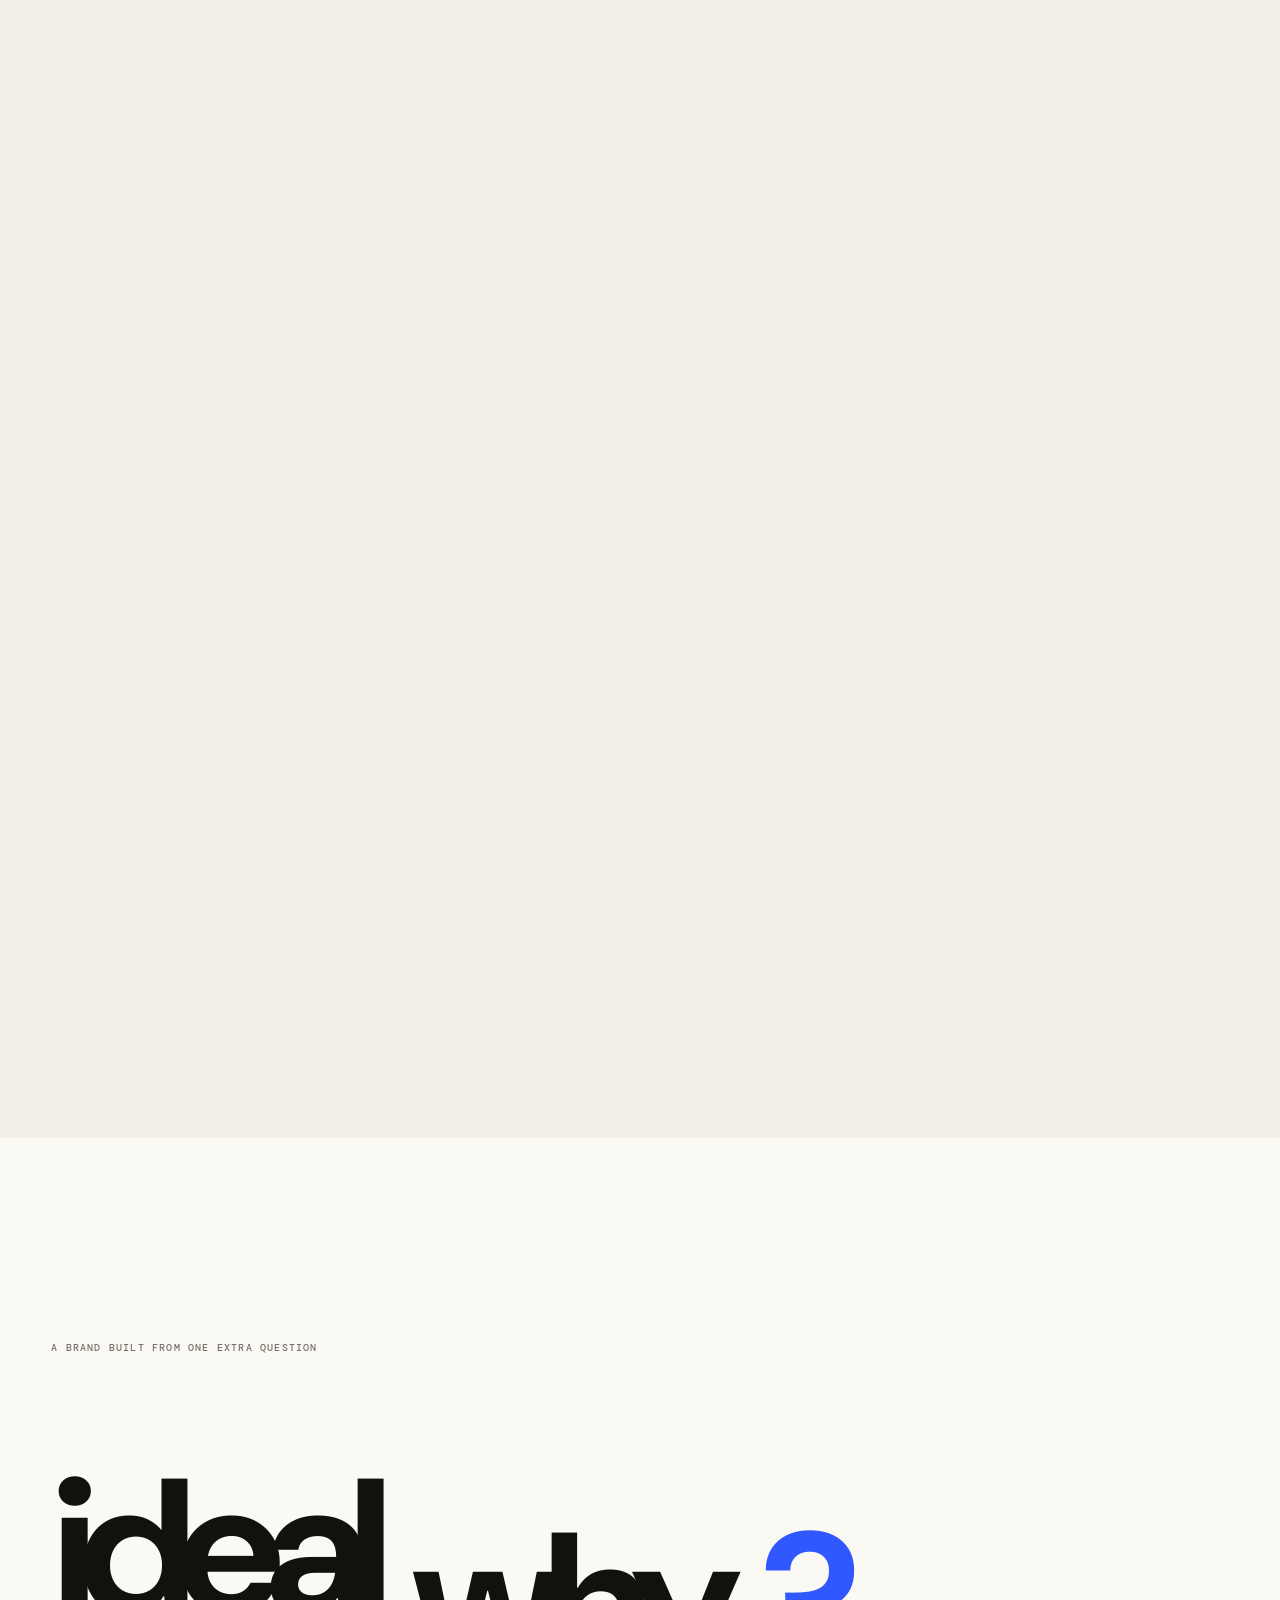
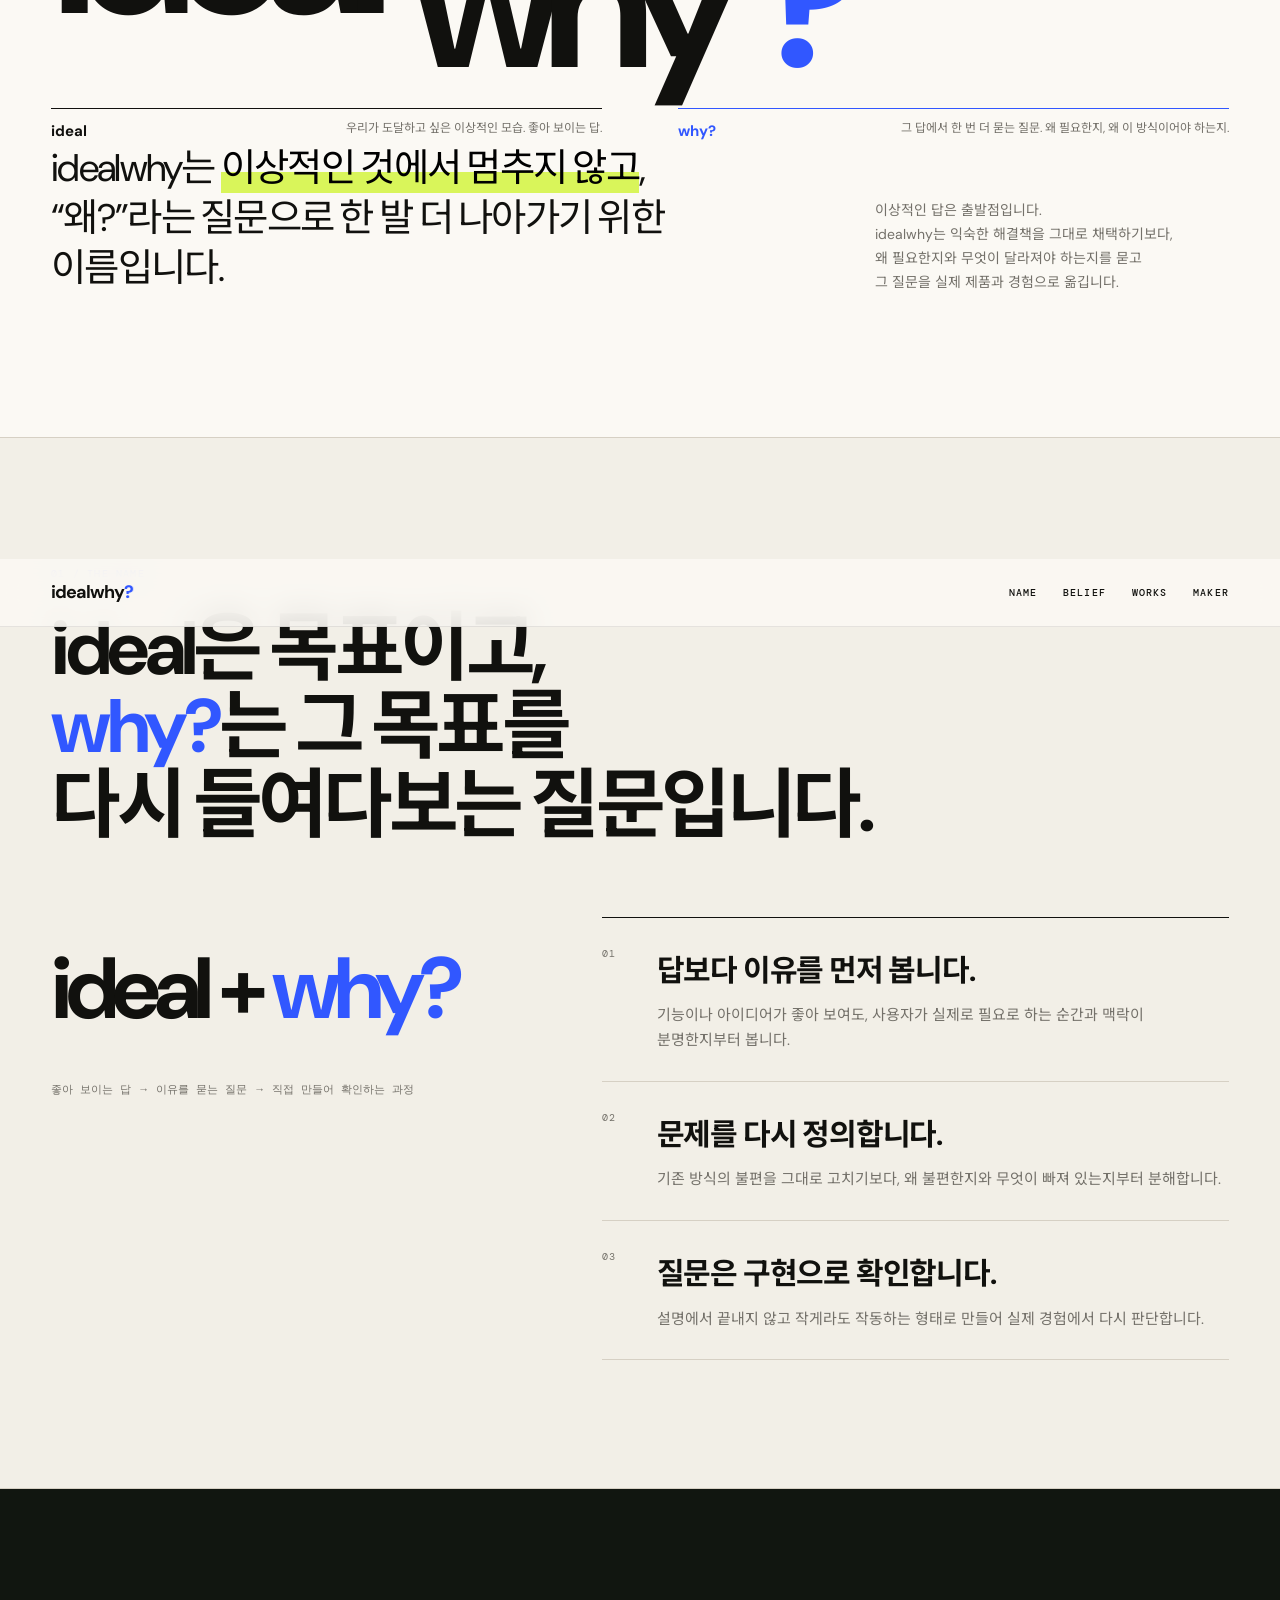
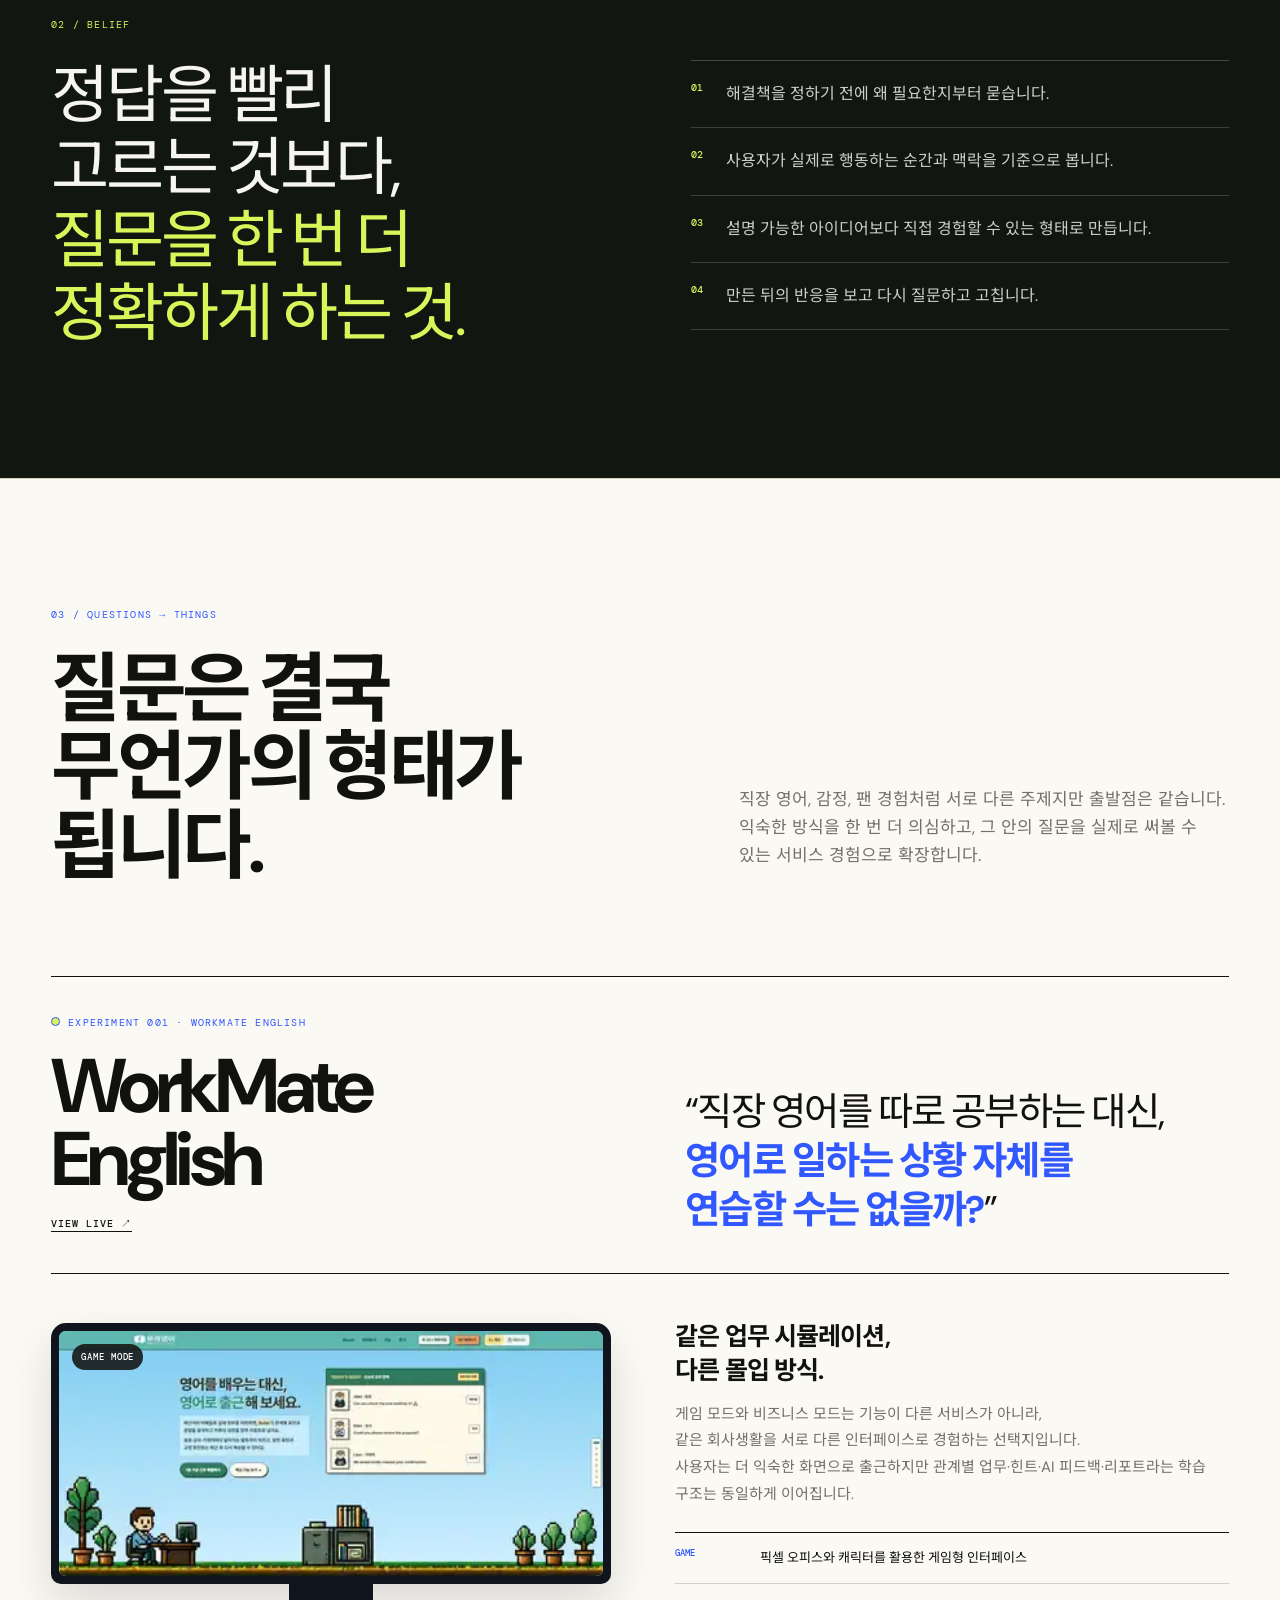
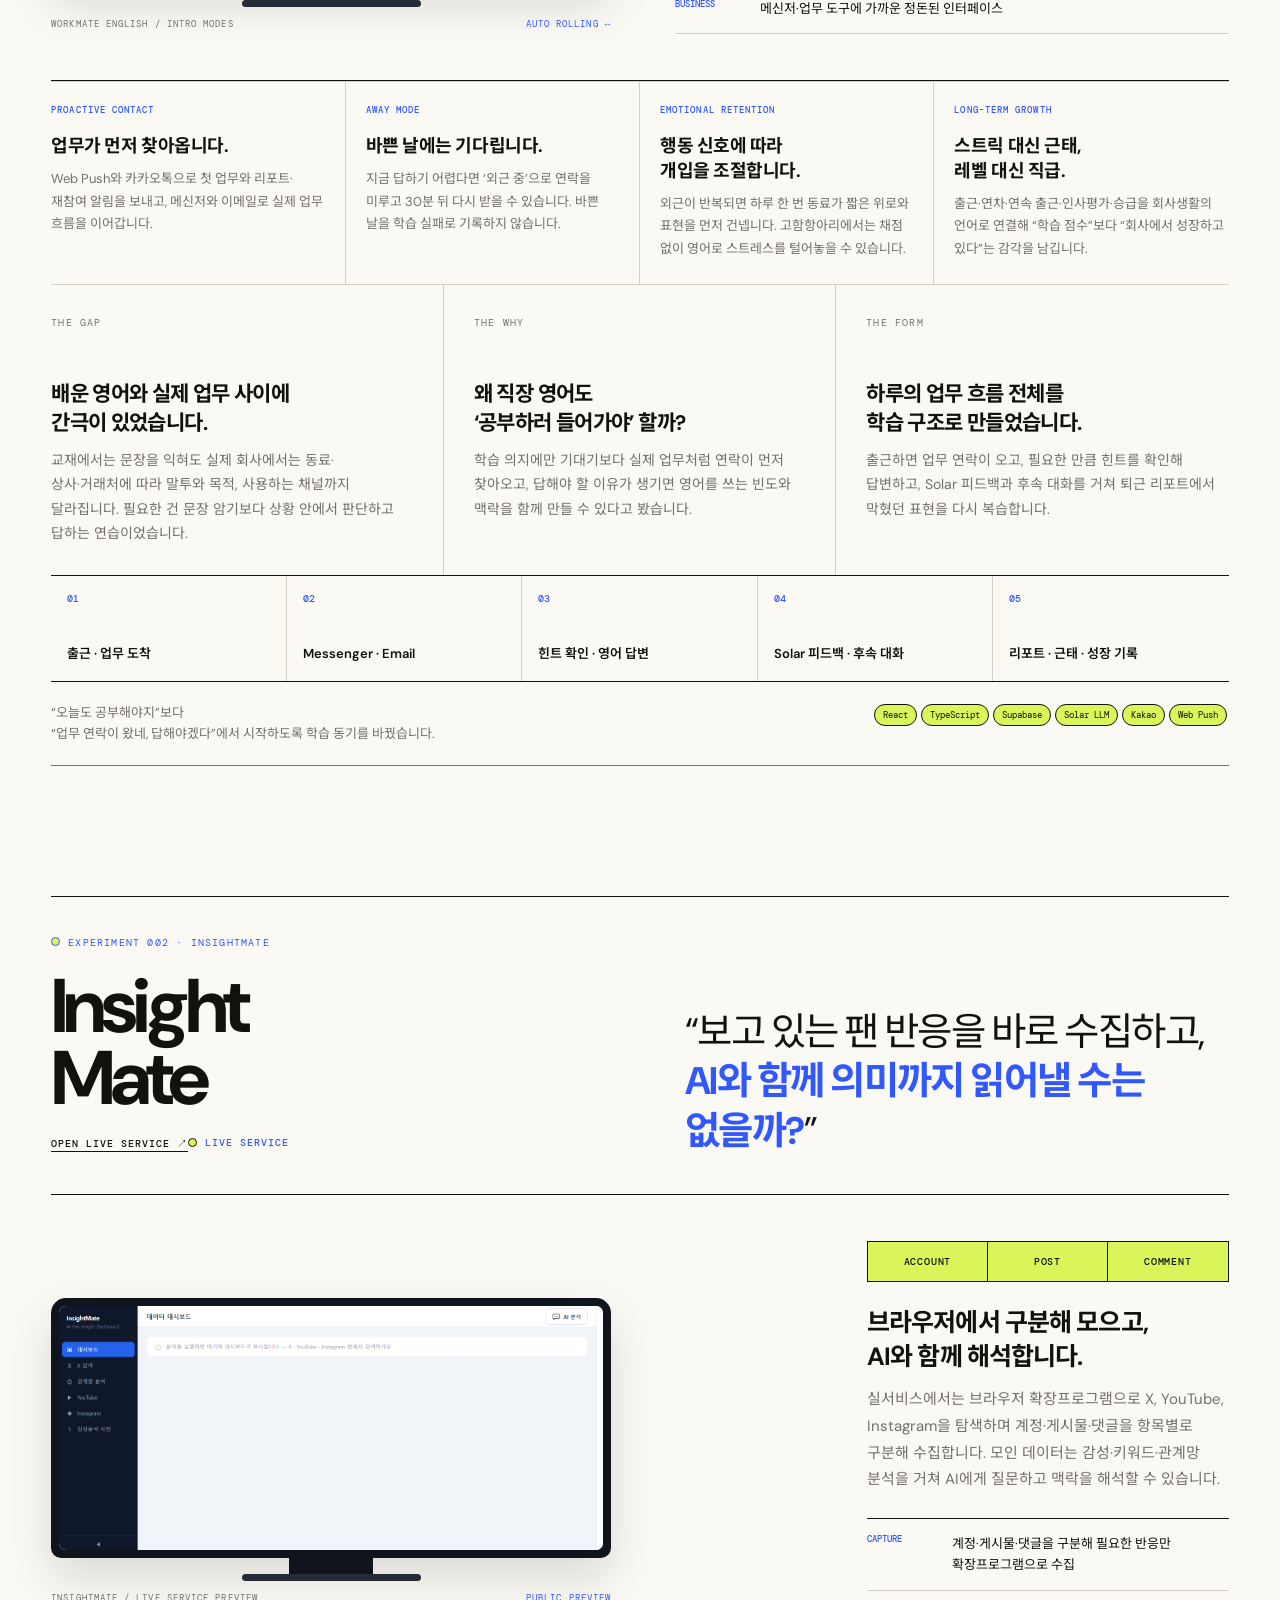
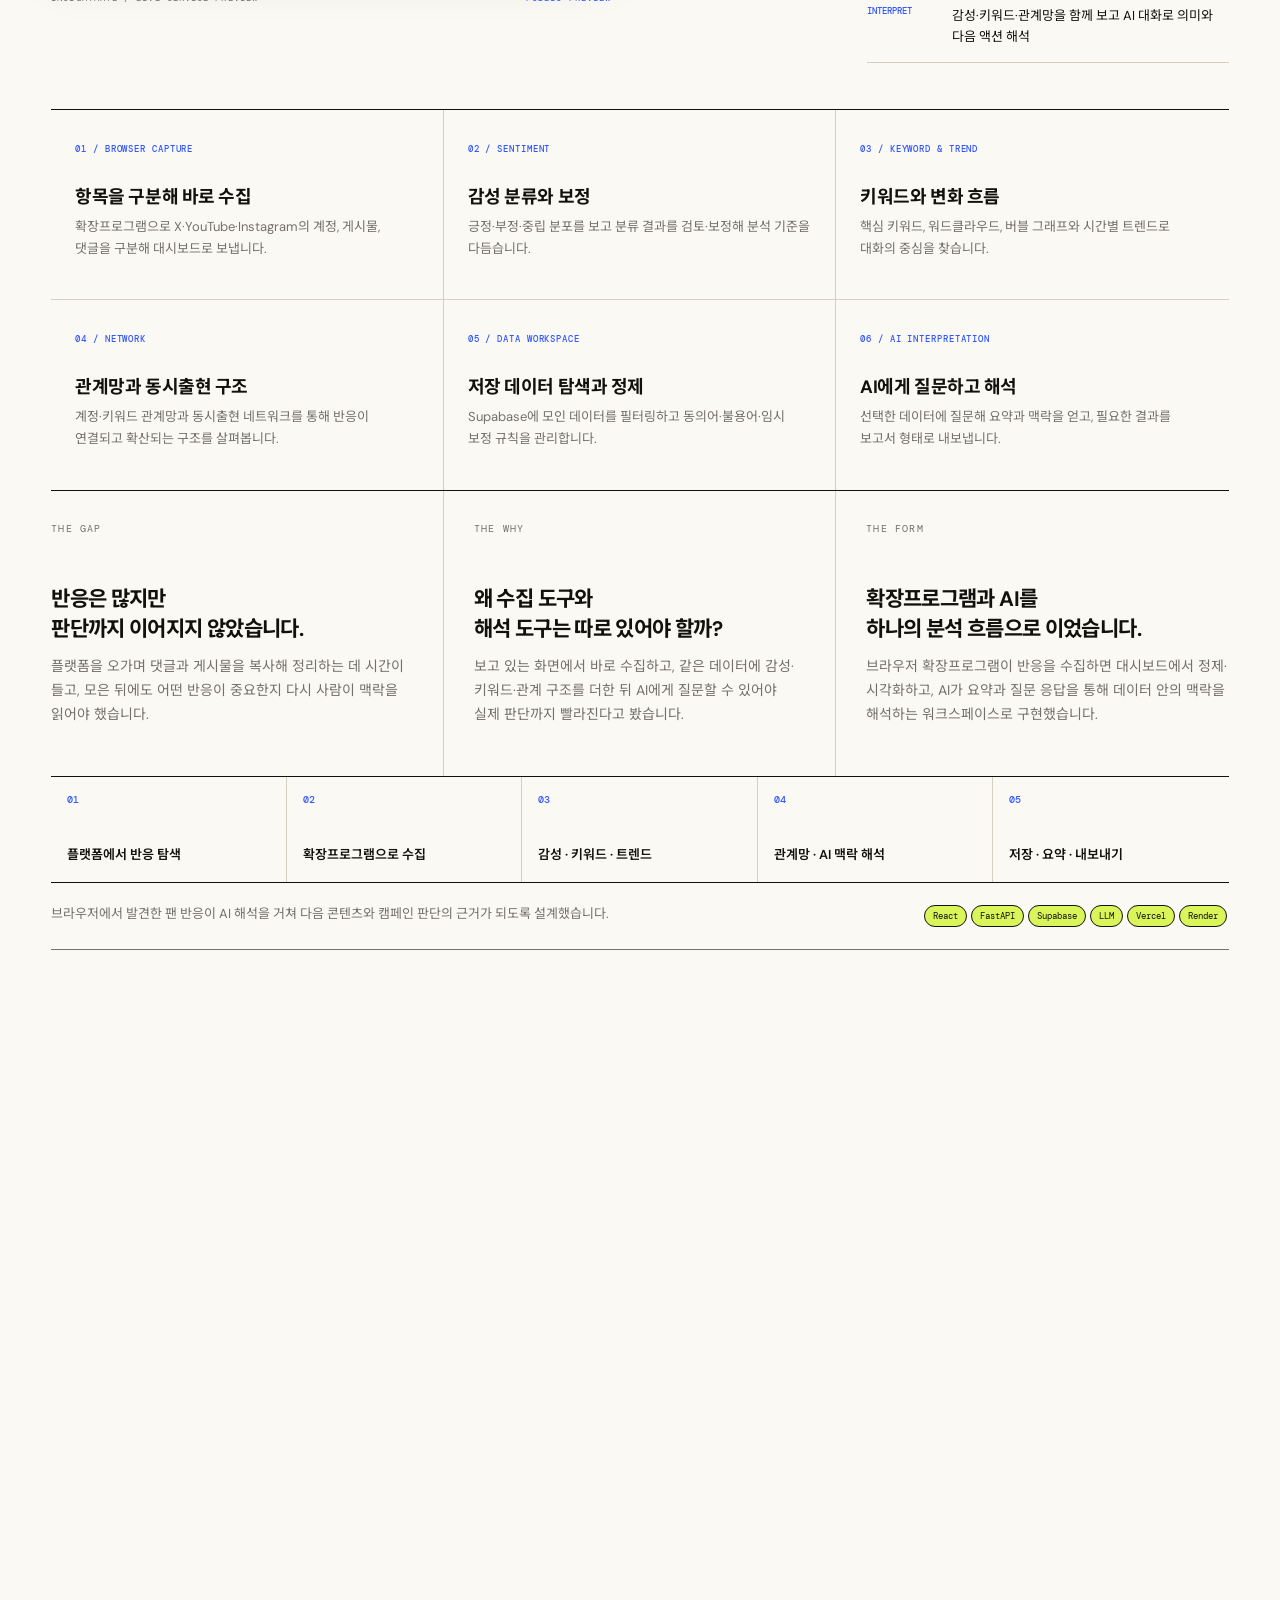
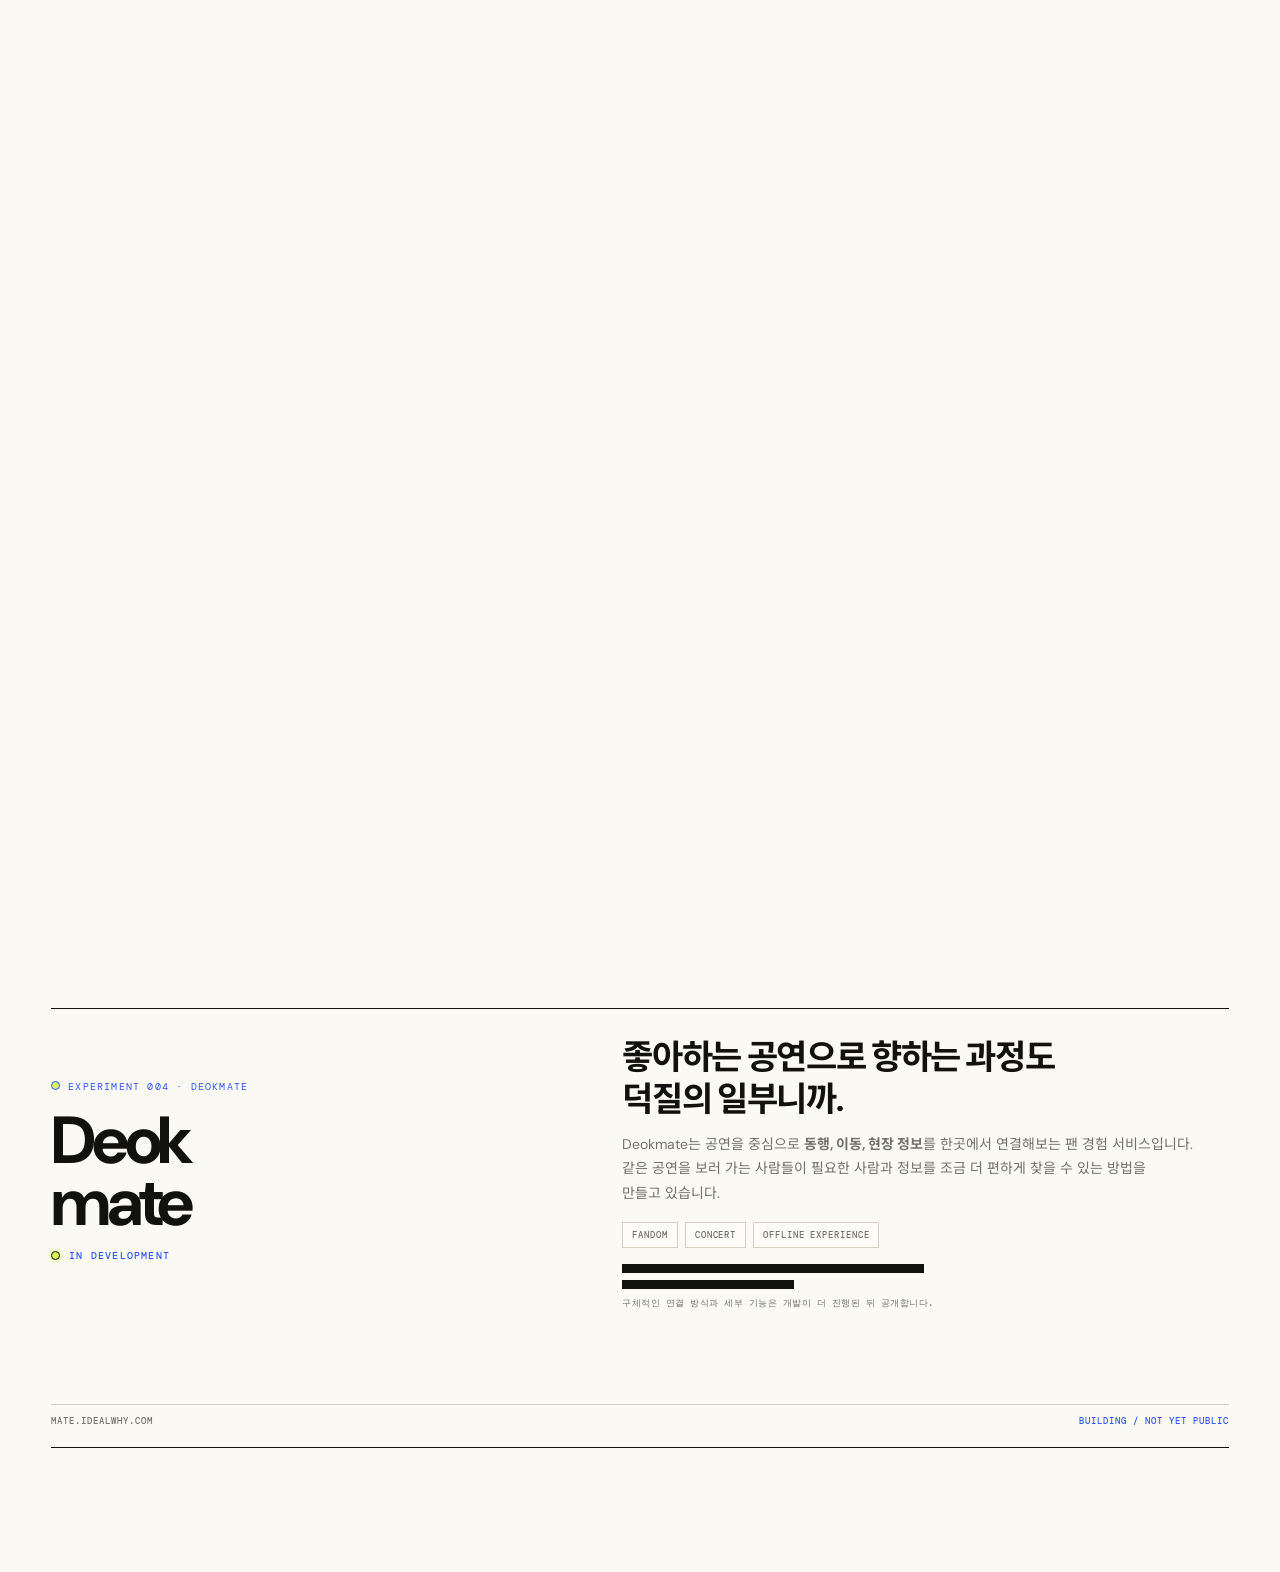
<file: index.html>
<!doctype html><html lang="ko"><head><meta charset="utf-8"><meta name="viewport" content="width=device-width,initial-scale=1"><meta name="description" content="idealwhy — 이상적인 답에서 멈추지 않고, 왜?라는 질문으로 한 발 더 나아가는 브랜드."><meta property="og:type" content="website"><meta property="og:locale" content="ko_KR"><meta property="og:site_name" content="idealwhy"><meta property="og:title" content="idealwhy — ideal + why"><meta property="og:description" content="이상적인 답에서 멈추지 않고, ‘왜?’라는 질문으로 한 발 더 나아갑니다."><meta property="og:url" content="https://www.idealwhy.com/"><meta property="og:image" content="https://www.idealwhy.com/og-idealwhy.png?v=20260826-og2"><meta property="og:image:secure_url" content="https://www.idealwhy.com/og-idealwhy.png?v=20260826-og2"><meta property="og:image:type" content="image/png"><meta property="og:image:width" content="1200"><meta property="og:image:height" content="630"><meta name="twitter:card" content="summary_large_image"><meta name="twitter:title" content="idealwhy — ideal + why"><meta name="twitter:description" content="이상적인 답에서 멈추지 않고, ‘왜?’라는 질문으로 한 발 더 나아갑니다."><meta name="twitter:image" content="https://www.idealwhy.com/og-idealwhy.png?v=20260826-og2"><link rel="icon" type="image/png" sizes="32x32" href="/favicon-idw-32.png?v=20260826k"><link rel="icon" type="image/png" sizes="16x16" href="/favicon-idw-16.png?v=20260826k"><link rel="shortcut icon" type="image/png" href="/favicon-idw-32.png?v=20260826k"><meta name="theme-color" content="#fbf9f4"><title>idealwhy — ideal + why</title></head><body><script>fetch('base.html?v=20260826k').then(r=>r.text()).then(html=>{html=html.replace('</head>','<meta property="og:type" content="website"><meta property="og:locale" content="ko_KR"><meta property="og:site_name" content="idealwhy"><meta property="og:title" content="idealwhy — ideal + why"><meta property="og:description" content="이상적인 답에서 멈추지 않고, ‘왜?’라는 질문으로 한 발 더 나아갑니다."><meta property="og:url" content="https://www.idealwhy.com/"><meta property="og:image" content="https://www.idealwhy.com/og-idealwhy.png?v=20260826-og2"><meta property="og:image:width" content="1200"><meta property="og:image:height" content="630"><link rel="icon" type="image/png" sizes="32x32" href="/favicon-idw-32.png?v=20260826k"><link rel="icon" type="image/png" sizes="16x16" href="/favicon-idw-16.png?v=20260826k"><link rel="shortcut icon" type="image/png" href="/favicon-idw-32.png?v=20260826k"><meta name="theme-color" content="#fbf9f4"><link rel="stylesheet" href="style-monitor-fix.css?v=20260826k"><link rel="stylesheet" href="hero-glitch.css?v=20260826k"><script async src="https://www.googletagmanager.com/gtag/js?id=G-F6FELRLPHC"><\/script><script>window.dataLayer=window.dataLayer||[];function gtag(){dataLayer.push(arguments)}gtag("js",new Date());gtag("config","G-F6FELRLPHC");<\/script></head>');html=html.replace('</body>','<script src="monitor-roll.js?v=20260826k"><\/script><script src="content-refine.js?v=20260828a"><\/script><script src="insightmate-card.js?v=20260902b"><\/script><script src="deokmate-teaser.js?v=20260828a"><\/script><script src="experience-bridge.js?v=20260828a"><\/script><script src="privacy-fold.js?v=20260922a"><\/script><script src="analytics.js?v=20260914a"><\/script></body>');html=html.replace('<a href="https://github.com/ark-netizen" target="_blank" rel="noreferrer">GitHub ↗</a>','');document.open();document.write(html);document.close();});</script></body></html>
</file>
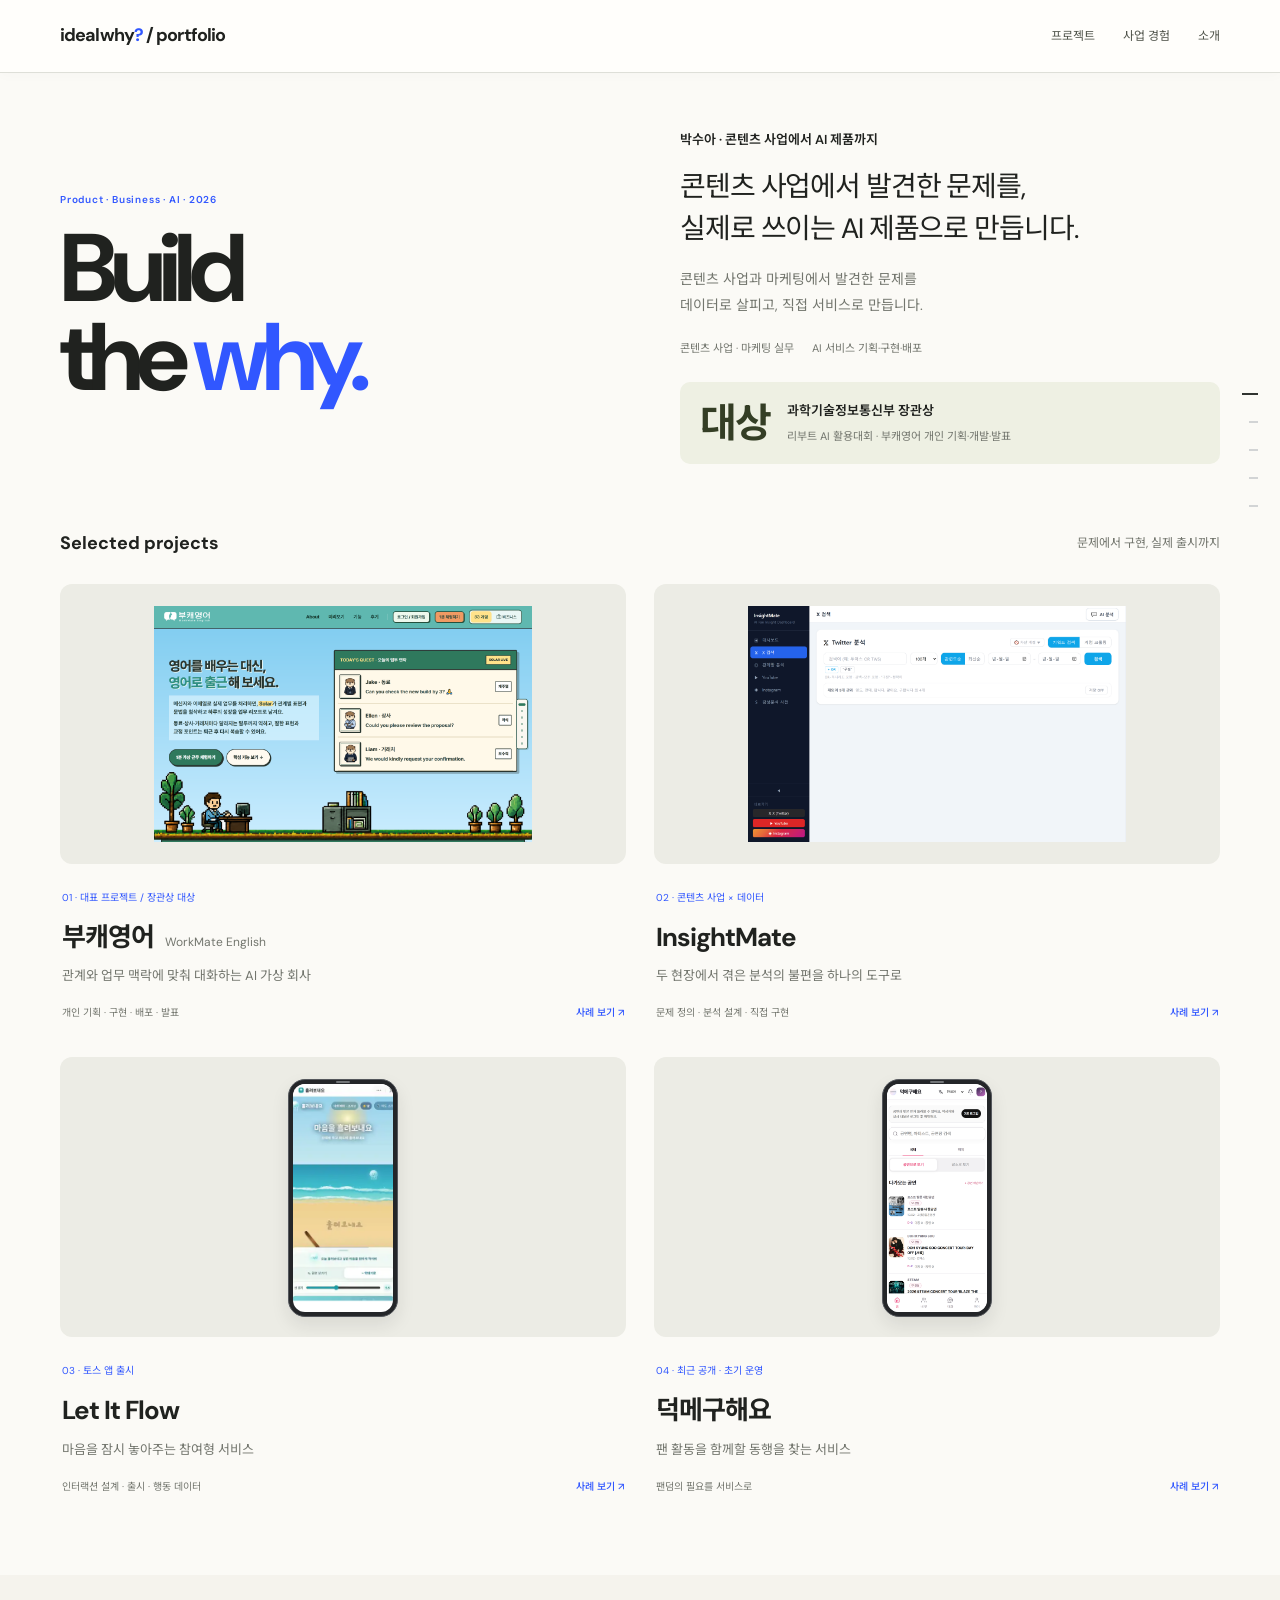
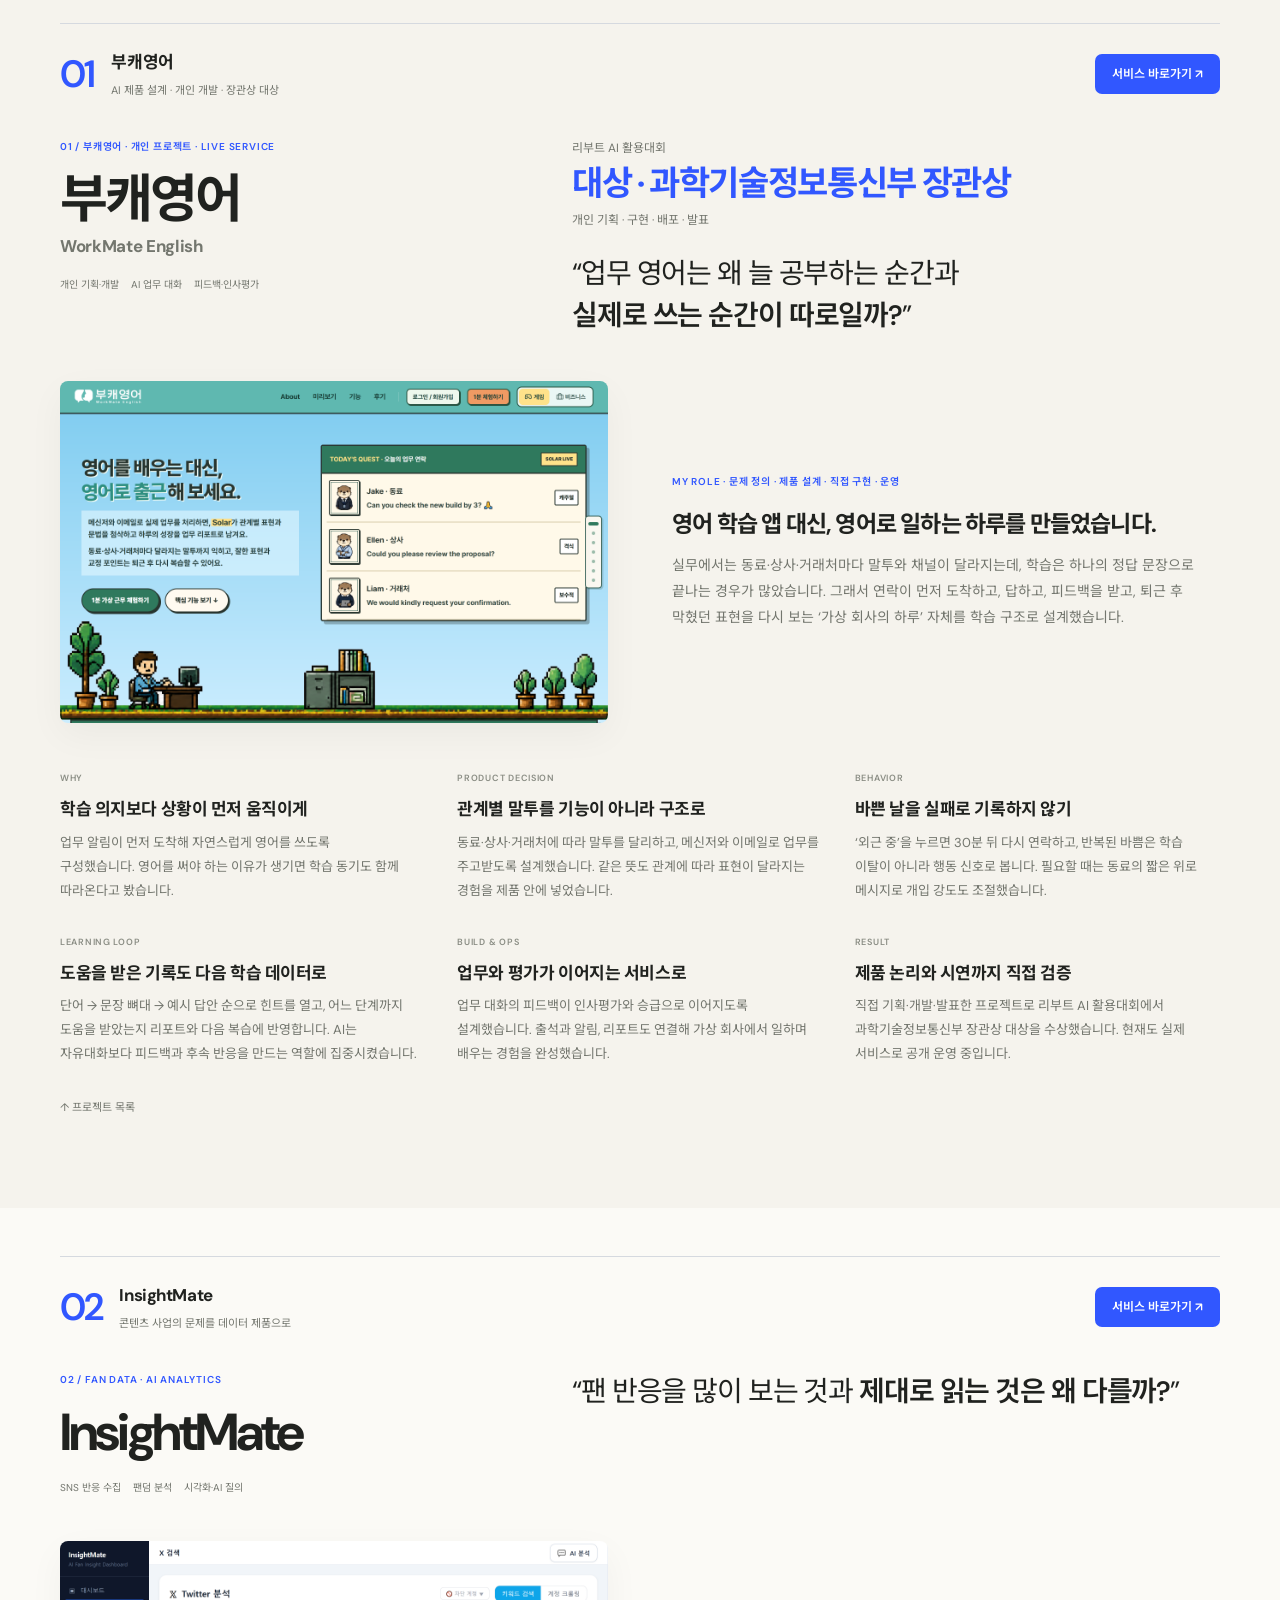
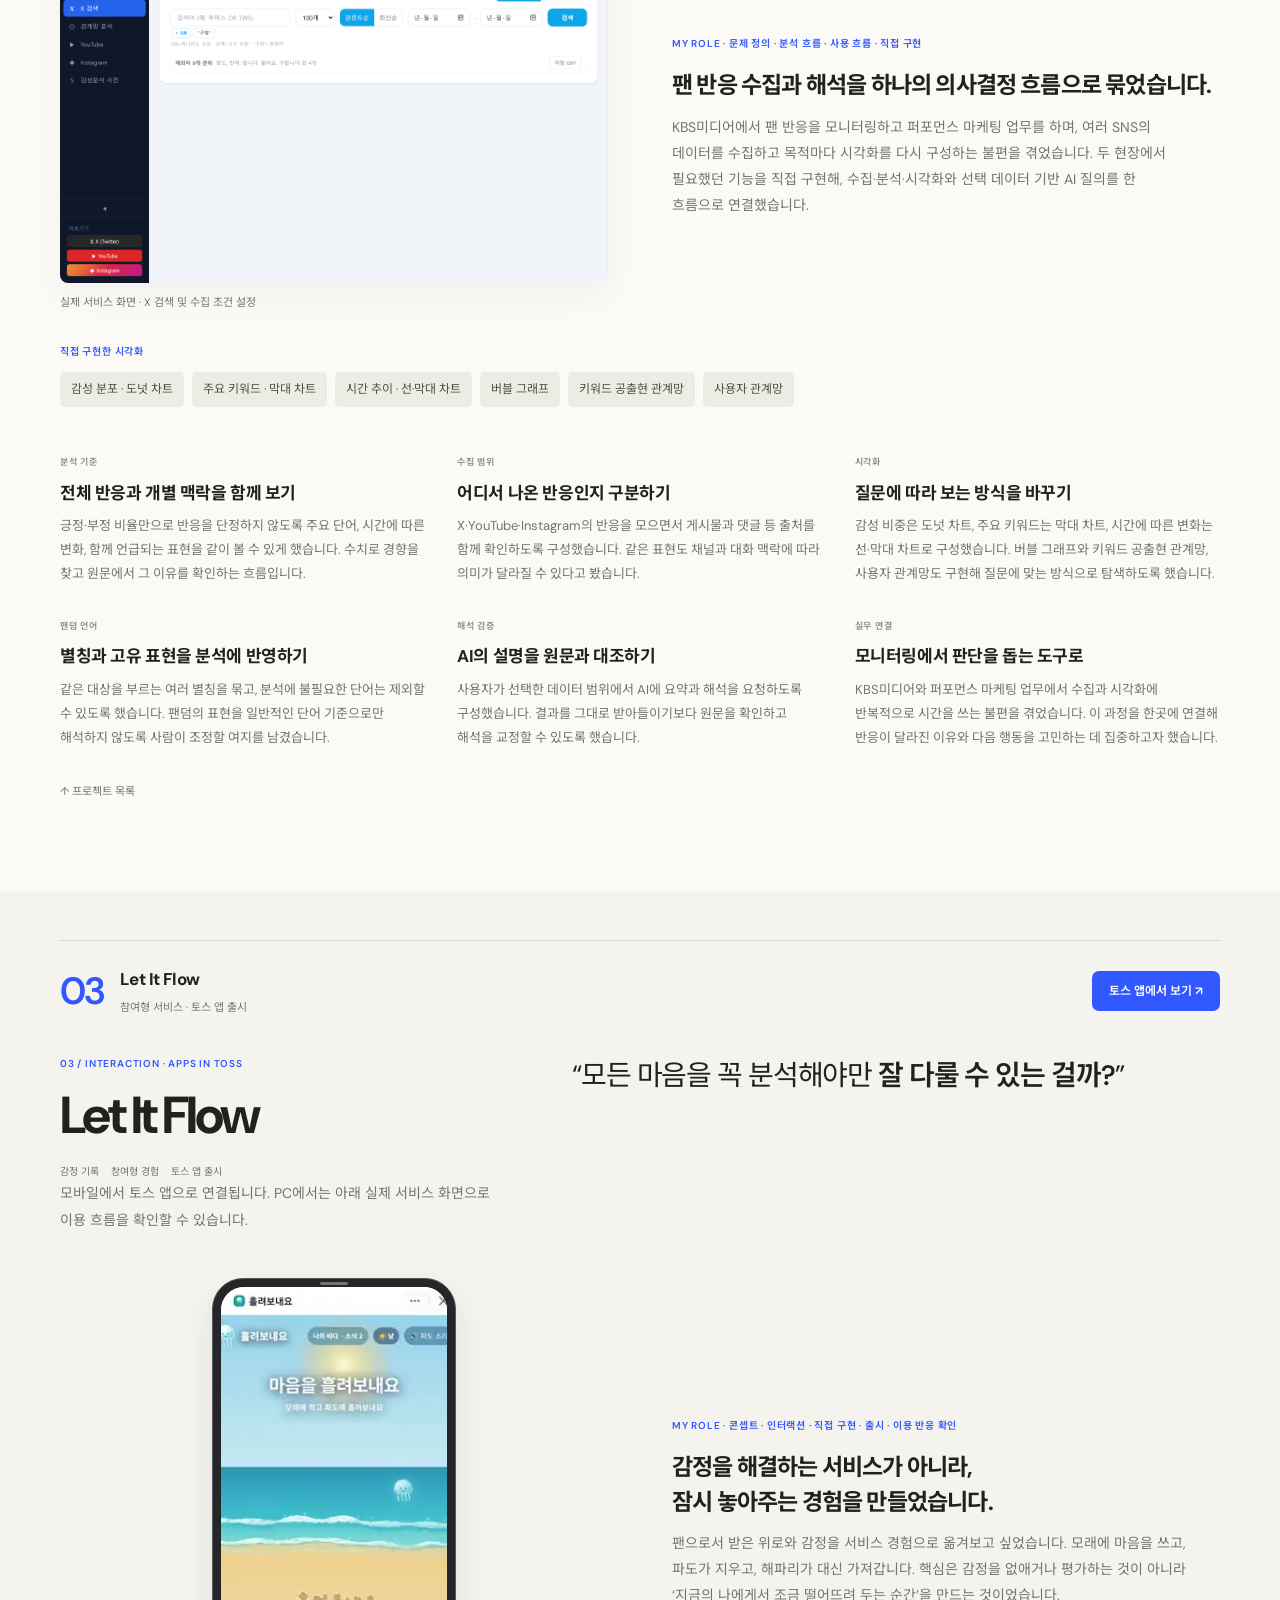
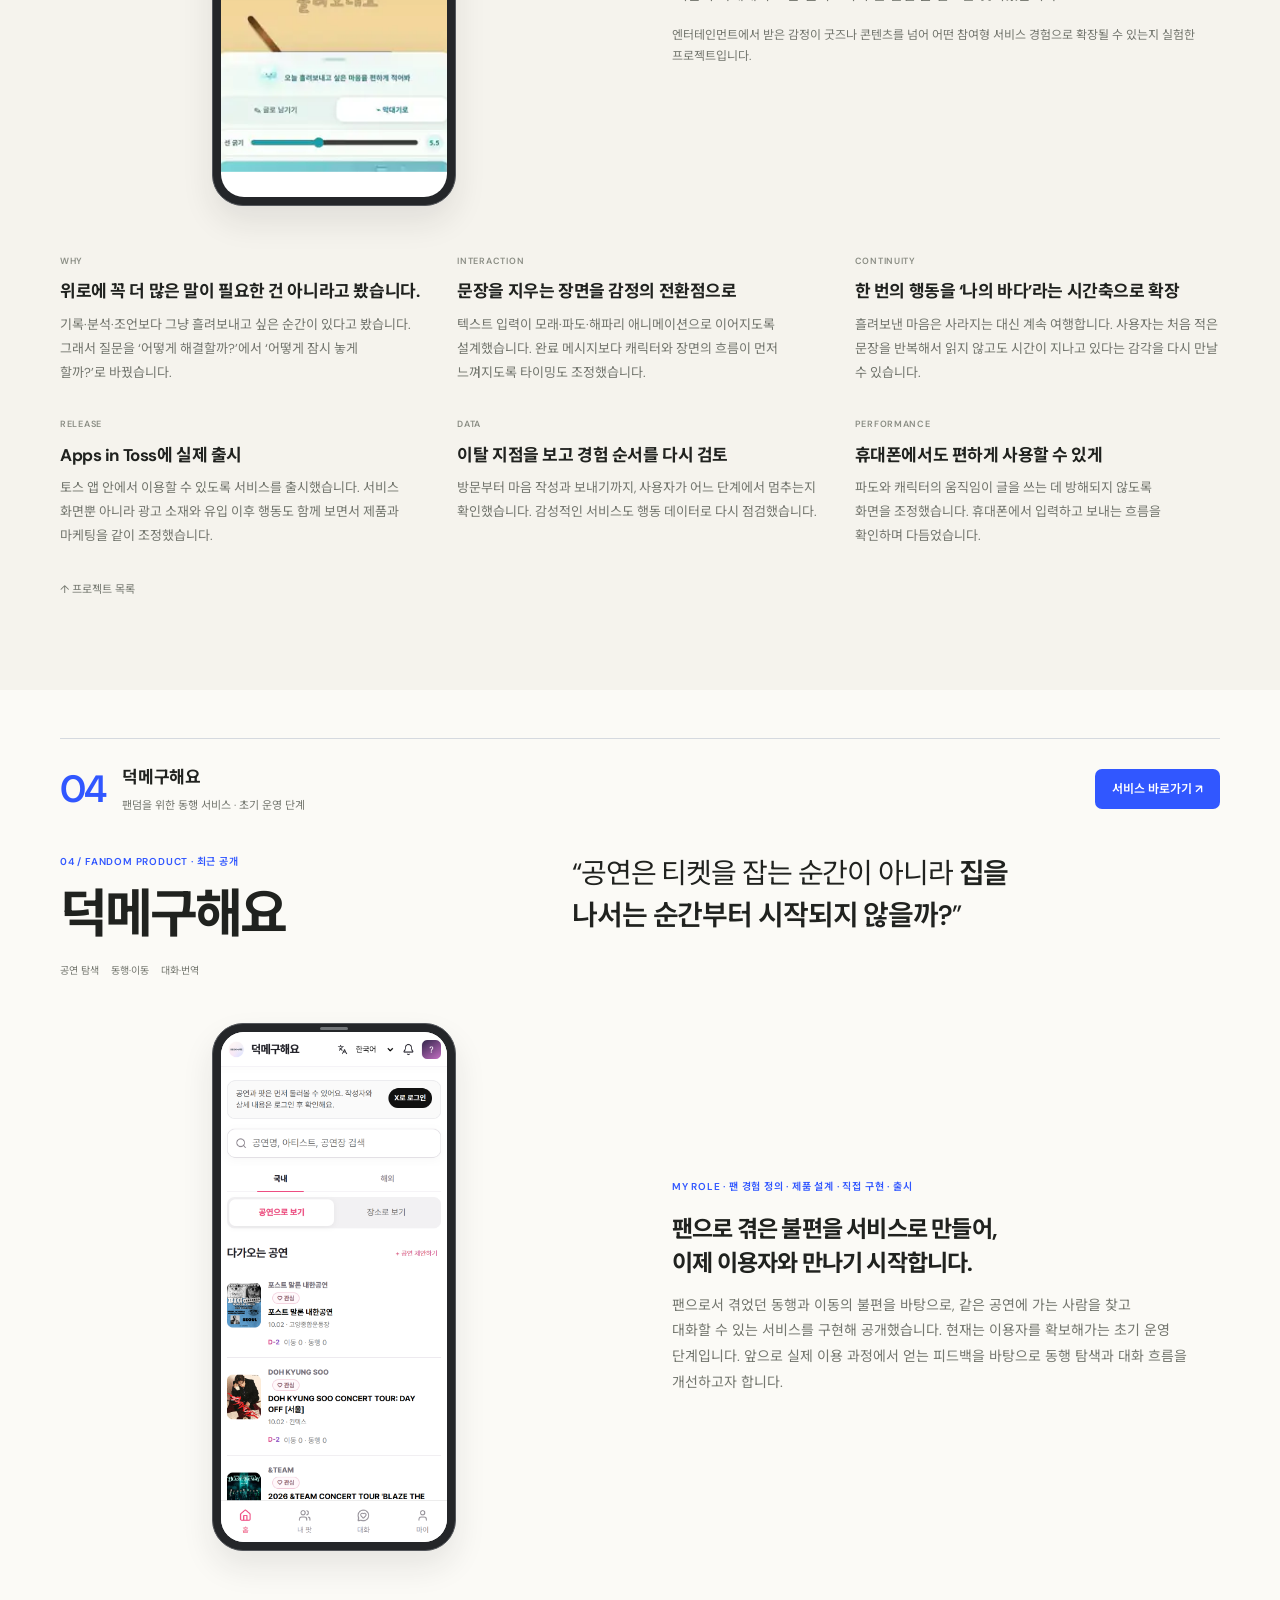
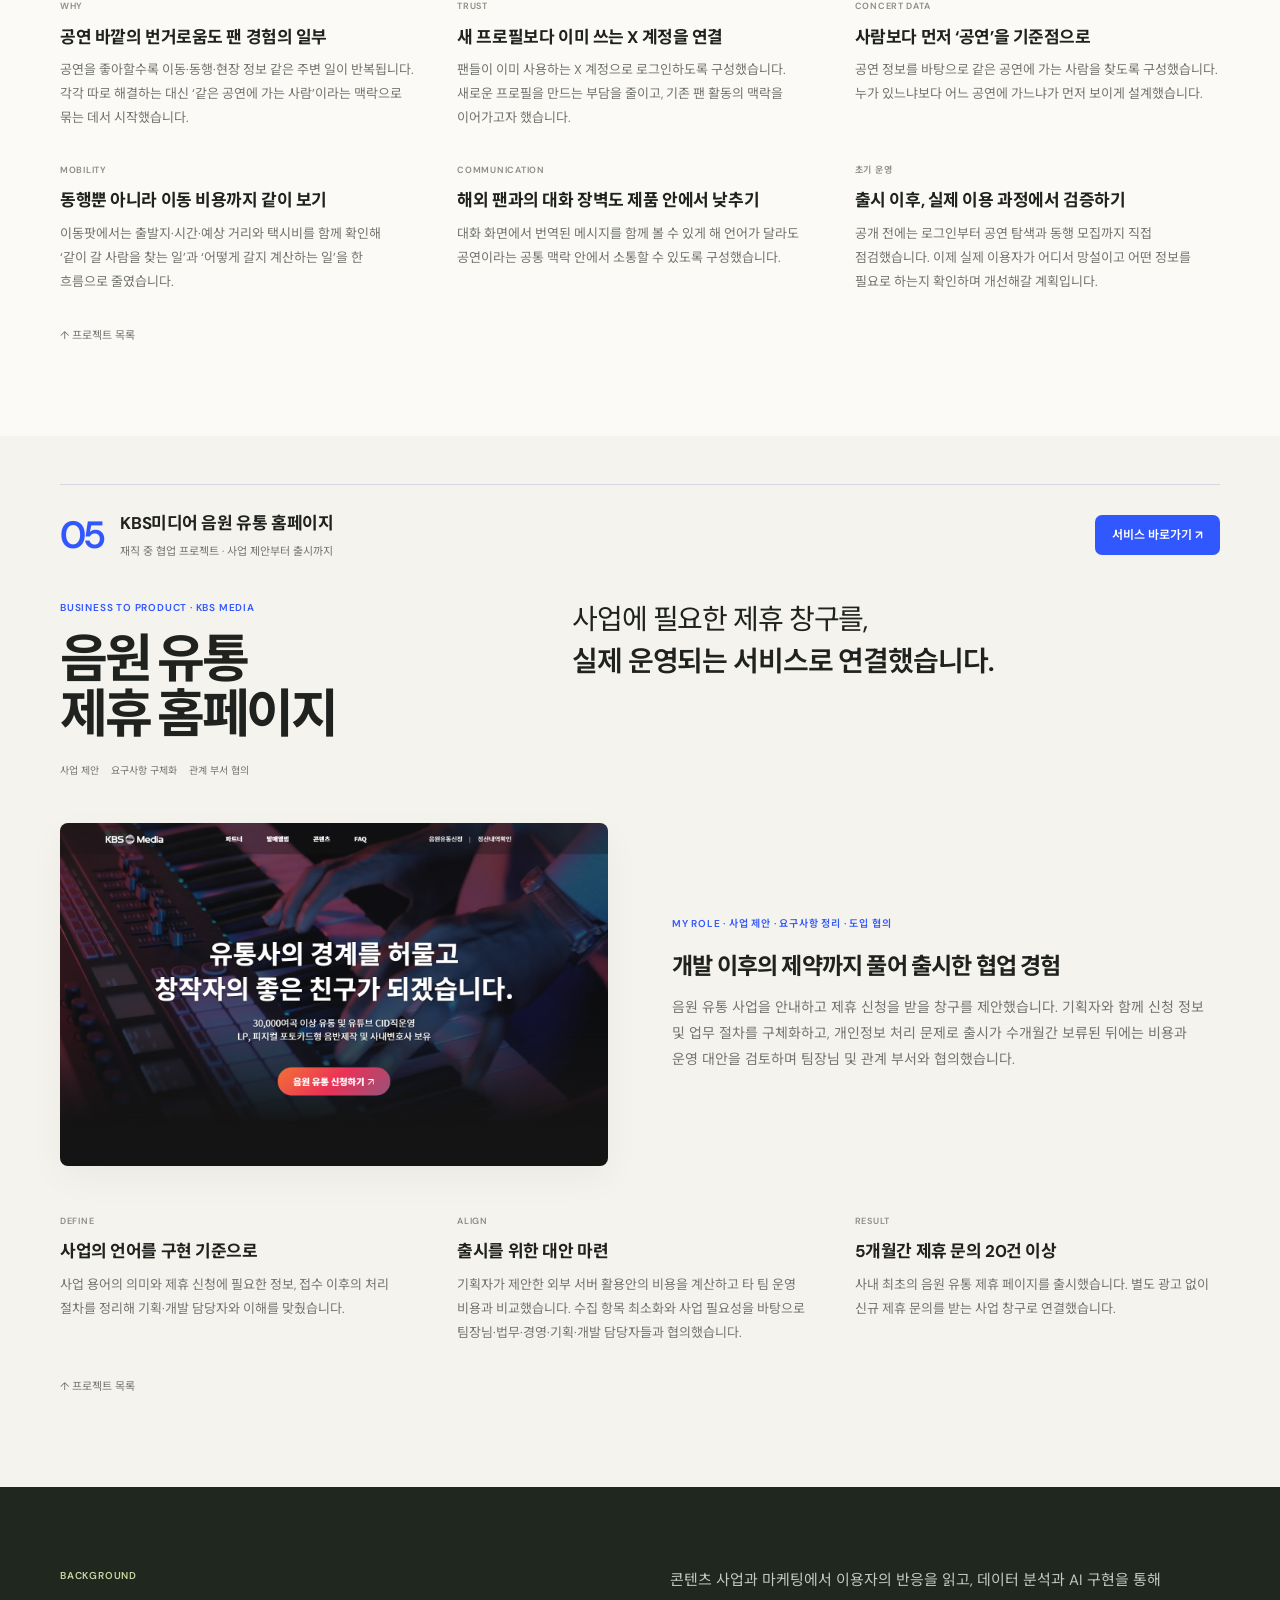
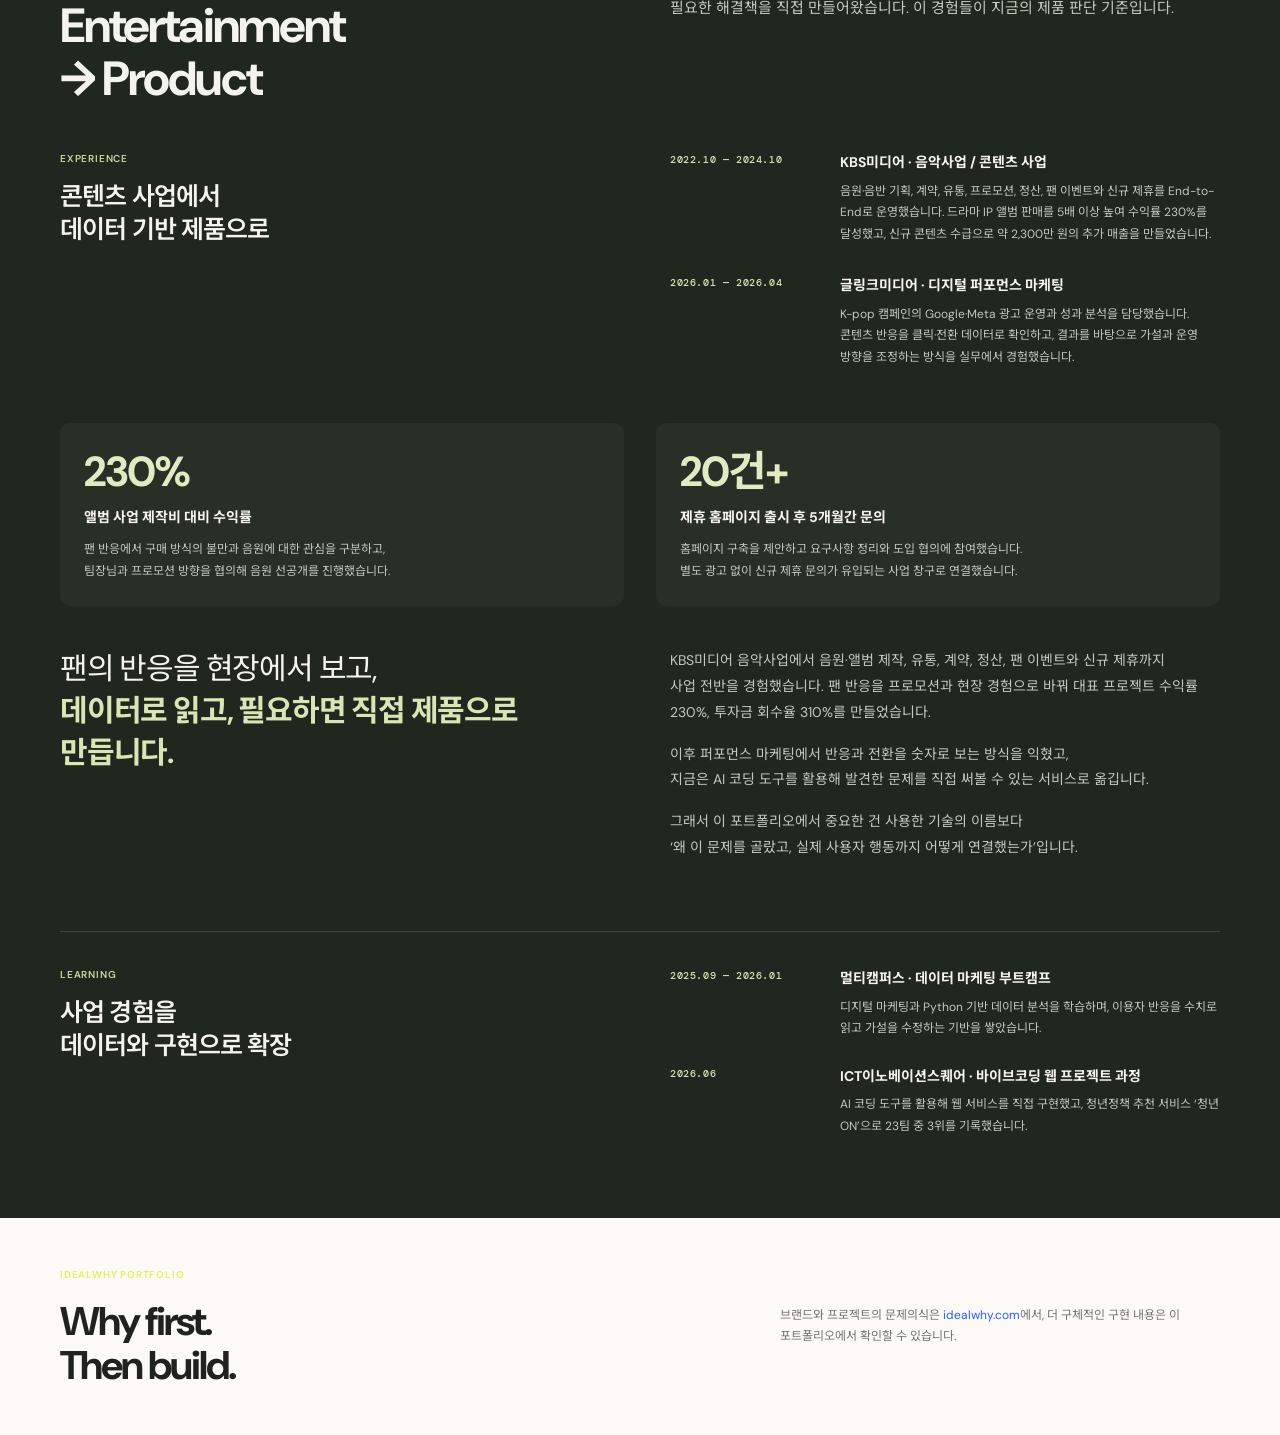
<file: portfolio/index.html>
<!doctype html>
<html lang="ko">
<head>
<meta charset="utf-8">
<meta name="viewport" content="width=device-width,initial-scale=1">
<title>박수아 · AI Product Builder Portfolio | idealwhy</title>
<meta name="description" content="박수아의 제품·사업·AI 서비스 포트폴리오. idealwhy에서 소개한 프로젝트의 제품 구조와 개발 의사결정을 더 자세히 정리했습니다.">
<link rel="canonical" href="https://portfolio.idealwhy.com/">
<meta property="og:type" content="website">
<meta property="og:locale" content="ko_KR">
<meta property="og:site_name" content="idealwhy portfolio">
<meta property="og:title" content="Portfolio · idealwhy">
<meta property="og:description" content="제품을 왜 이렇게 만들었는지, 어떤 구조로 구현했는지까지 정리한 포트폴리오.">
<meta property="og:url" content="https://portfolio.idealwhy.com/">
<meta property="og:image" content="https://www.idealwhy.com/og-idealwhy.png?v=20260929-portfolio">
<link rel="icon" type="image/png" sizes="32x32" href="https://www.idealwhy.com/favicon-idw-32.png">
<link rel="preconnect" href="https://fonts.googleapis.com">
<link rel="preconnect" href="https://fonts.gstatic.com" crossorigin>
<link href="https://fonts.googleapis.com/css2?family=DM+Mono:wght@400;500&family=DM+Sans:wght@400;500;600;700&family=Noto+Sans+KR:wght@400;500;600;700&display=swap" rel="stylesheet">
<script async src="https://www.googletagmanager.com/gtag/js?id=G-F6FELRLPHC"></script>
<script>
window.dataLayer=window.dataLayer||[];
function gtag(){dataLayer.push(arguments)}
gtag("js",new Date());
gtag("config","G-F6FELRLPHC",{page_title:"박수아 | AI Product Builder Portfolio",page_path:window.location.pathname,content_group:"portfolio"});
</script>
<style>
:root{--bg:#f5f3ed;--paper:#fbfaf6;--ink:#20221f;--muted:#73766e;--blue:#3157ff;--acid:#e6edbc;--line:#e0e0d9}
*{box-sizing:border-box}html{scroll-behavior:smooth;scroll-padding-top:92px}body{margin:0;background:var(--paper);color:var(--ink);font-family:"DM Sans","Noto Sans KR",sans-serif;line-height:1.75;word-break:keep-all}a{color:inherit;text-decoration:none}img{display:block;max-width:100%}.wrap{width:min(calc(100% - 80px),1160px);margin:auto}.topbar{position:sticky;top:0;z-index:20;background:#fbfaf6f5;backdrop-filter:blur(12px)}.topbar .wrap{height:72px;display:flex;align-items:center;justify-content:space-between}.brand{font-size:18px;font-weight:700;letter-spacing:-.05em}.brand i{font-style:normal;color:var(--blue)}.nav{display:flex;gap:24px;font-size:11px;color:var(--muted)}.nav a:hover,a.live:hover{color:var(--blue)}.hero{padding:56px 0 80px}.hero-grid{display:grid;grid-template-columns:1fr 1fr;gap:80px;align-items:center}.eyebrow,.roleline{font-size:10px;font-weight:600;letter-spacing:.08em;color:var(--blue);margin-bottom:16px}.hero h1{font-size:96px;line-height:.93;letter-spacing:-.075em;margin:0}.hero h1 span{color:var(--blue)}.profile-line{font-size:13px;font-weight:600;margin:0 0 14px}.hero-copy{font-size:28px;line-height:1.45;letter-spacing:-.04em;margin:0 0 16px}.hero-sub{font-size:14px;color:var(--muted);margin:0}.proofs{display:flex;flex-wrap:wrap;gap:8px 18px;margin-top:20px;font-size:11px;color:var(--muted)}.project-index{margin-top:64px}.index-heading{display:flex;justify-content:space-between;align-items:center;margin-bottom:24px}.index-heading h2{font-size:18px;margin:0}.index-heading>span{font-size:12px;color:var(--muted)}.project-cards{display:grid;grid-template-columns:1fr 1fr;gap:36px 28px}.project-card{min-width:0}.card-art{height:280px;padding:22px;border-radius:12px;display:flex;align-items:center;justify-content:center;overflow:hidden;transition:transform .2s}.project-card:hover .card-art{transform:translateY(-3px)}.card-art img{width:100%;height:100%;object-fit:contain;border-radius:5px}.workmate-art{background:#e5efeb}.insight-art{background:#e8edf5}.flow-art{background:#e6f0f2}.deokmate-art{background:#eeeaf5}.mobile-art img{width:auto;max-width:100%;height:100%;border-radius:9px;box-shadow:0 5px 18px #20221f0d}.card-copy{padding:18px 2px 0}.card-label{font-size:10px;color:var(--blue)}.card-copy h3{font-size:26px;letter-spacing:-.04em;margin:5px 0}.card-copy h3 small{font-size:12px;font-weight:400;color:var(--muted);letter-spacing:0;margin-left:6px}.card-copy p{font-size:13px;color:var(--muted);margin:0}.card-foot{display:flex;justify-content:space-between;gap:12px;margin-top:16px;font-size:10px;color:var(--muted)}.card-foot b{font-weight:500;color:var(--blue);white-space:nowrap}.project{padding:88px 0}.project:nth-of-type(even){background:var(--bg)}.project-top{display:grid;grid-template-columns:.8fr 1.2fr;gap:80px;align-items:start}.project-title h3{font-size:52px;line-height:1.05;letter-spacing:-.06em;margin:0 0 20px}.project-title h3 small{display:block;font-size:17px;letter-spacing:-.02em;color:var(--muted);margin-top:12px}.meta{display:flex;flex-wrap:wrap;gap:5px 12px;font-size:10px;color:var(--muted)}.live{display:inline-block;margin-top:18px;font-size:12px;color:var(--blue)}.project-question{font-size:28px;line-height:1.5;letter-spacing:-.04em;margin:0}.project-question strong{font-weight:600}.case-award{display:block;font-size:11px;color:var(--blue);margin-bottom:16px}.preview{display:grid;grid-template-columns:1fr 1fr;gap:64px;align-items:center;margin-top:44px}.monitor{width:100%;margin:auto}.monitor img{width:100%;border-radius:8px;box-shadow:0 12px 36px #20221f0b}.phone{max-width:220px;margin:auto}.phone img{width:100%;border-radius:20px}.deokmate-mockup{max-width:240px;margin:auto}.deokmate-mockup img{width:100%;border-radius:16px;box-shadow:0 12px 36px #20221f0b}.preview-copy h4{font-size:23px;line-height:1.5;letter-spacing:-.035em;margin:0 0 12px}.preview-copy p{font-size:14px;color:var(--muted);margin:0}.need-map{padding:28px;background:#eceee5;border-radius:12px}.need-map h4{font-size:20px;margin:0 0 20px}.need-map>div:not(.eyebrow){margin-top:18px}.need-map b,.need-map span{display:block}.need-map b{font-size:13px}.need-map span{font-size:12px;color:var(--muted);margin-top:4px}.detail-grid{display:grid;grid-template-columns:repeat(3,1fr);gap:32px;margin-top:48px}.detail .eyebrow{font-size:9px;color:#8a8d84;margin-bottom:10px}.detail h4{font-size:17px;line-height:1.5;margin:0 0 8px;letter-spacing:-.025em}.detail p,.detail li{font-size:12px;color:var(--muted);margin:0}.detail ul{padding-left:16px}.arch{margin-top:36px}.arch-flow{display:flex;gap:24px;flex-wrap:wrap}.arch-node{flex:1;min-width:120px}.arch-node b{display:block;font-size:9px;font-weight:500;color:var(--muted);margin-bottom:6px}.arch-node span{font-size:11px;color:var(--muted)}.tech-table{margin-top:28px}.tech-row{display:flex;gap:18px;font-size:11px;margin-top:6px;color:var(--muted)}.tech-row b{width:130px;flex-shrink:0;font-size:9px;font-weight:500}.note{font-size:12px;color:var(--muted);margin-top:16px}.back-projects{display:inline-block;margin-top:32px;font-size:11px;color:var(--muted)}.delivery{padding:72px 0;background:#eeeee5}.delivery h3{font-size:30px;line-height:1.5;letter-spacing:-.04em;margin:0 0 20px}.delivery p{font-size:14px;color:var(--muted);max-width:850px}.delivery-grid{display:grid;grid-template-columns:repeat(3,1fr);gap:36px;margin-top:28px}.delivery-grid h4{font-size:16px;margin:0 0 8px}.delivery-grid p{font-size:12px;margin:0}.background{padding:80px 0;background:#20271f;color:#f4f4ee}.section-head{display:grid;grid-template-columns:1fr 1fr;gap:60px;margin-bottom:44px}.section-head h2{font-size:48px;line-height:1.1;margin:0;letter-spacing:-.04em}.section-head p{font-size:15px;color:#c1c8bc;margin:0}.background .eyebrow{color:#c7d7a2}.bridge{display:grid;grid-template-columns:1fr 1fr;gap:60px}.bridge blockquote{font-size:30px;line-height:1.4;margin:0;letter-spacing:-.04em}.bridge blockquote strong{color:#d8e6b6}.bridge-copy{font-size:14px;color:#c1c8bc}.bridge-copy p{margin:0 0 16px}.footer{padding:48px 0}.footer .wrap{display:flex;justify-content:space-between;align-items:center;gap:36px}.footer h2{font-size:40px;line-height:1.1;letter-spacing:-.05em;margin:0}.footer p{font-size:12px;color:var(--muted);max-width:440px}.footer a{color:var(--blue)}a:focus-visible{outline:3px solid var(--blue);outline-offset:5px}
@media(max-width:800px){.wrap{width:calc(100% - 36px)}.nav{display:none}.hero{padding:32px 0 48px}.hero-grid,.project-top,.preview,.section-head,.bridge{grid-template-columns:1fr;gap:28px}.hero h1{font-size:70px}.hero-copy{font-size:25px}.project-index{margin-top:40px}.card-art{height:220px;padding:16px}.card-copy h3{font-size:23px}.card-copy h3 small{display:block;margin:4px 0 0}.project{padding:56px 0}.project-title h3{font-size:44px}.project-question{font-size:25px}.detail-grid,.delivery-grid{grid-template-columns:1fr;gap:24px}.detail-grid{margin-top:36px}.detail p{font-size:14px}.arch-flow{gap:16px}.arch-node{min-width:130px}.tech-row{display:block}.tech-row b{display:block;margin-top:10px}.delivery{padding:48px 0}.delivery h3{font-size:25px}.footer .wrap{display:block}.index-heading>span{display:none}}
@media(max-width:560px){.project-cards{grid-template-columns:1fr;gap:32px}.card-copy h3 small{display:inline;margin-left:6px}.card-art{height:245px}.card-foot{font-size:10px}}
@media(prefers-reduced-motion:reduce){html{scroll-behavior:auto}.card-art{transition:none}}

/* Quiet right-side scroll index; content remains centered */
.project-rail{position:fixed;right:12px;left:auto;top:50%;transform:translateY(-50%);width:28px;z-index:30;display:flex;flex-direction:column;gap:0;background:none;padding:0;overflow:visible}.rail-label{display:none}.project-rail a{position:relative;display:block;width:28px;height:40px;padding:0;font-size:0;color:transparent;border-radius:0;background:none}.project-rail a span{display:none}.project-rail a::before{content:"";position:absolute;right:10px;top:5px;width:7px;height:2px;background:#d2d4d5;box-shadow:none}.project-rail a[aria-current="location"]::before{width:13px;background:#303330}.project-rail a:hover::before{background:var(--blue)}.project-rail a::after{content:attr(aria-label);position:absolute;right:32px;top:0;white-space:nowrap;font-size:11px;line-height:24px;padding:3px 9px;background:#fbfaf6f5;color:var(--ink);border-radius:4px;opacity:0;pointer-events:none}.project-rail a:hover::after,.project-rail a:focus-visible::after{opacity:1}.chapter-heading{display:flex;align-items:center;gap:18px;margin-bottom:38px;padding-top:24px;border-top:1px solid #d5d9df}.chapter-heading>span{font-size:38px;line-height:1;color:var(--blue);letter-spacing:-.06em;font-weight:600}.chapter-heading h2{font-size:17px;margin:0;letter-spacing:-.025em}.chapter-heading p{font-size:11px;color:var(--muted);margin:3px 0 0}.project{padding-top:48px}.nav{display:none}.wrap{margin-left:auto;margin-right:auto}html{scroll-padding-top:92px}
@media(max-width:800px){.project-rail{right:0;width:22px}.project-rail a{width:22px;height:30px}.project-rail a::before{right:5px;box-shadow:none}.wrap{width:calc(100% - 56px)}.chapter-heading{margin-bottom:30px}.chapter-heading>span{font-size:32px}}

/* Consistent phone frames and visible proof points */
.device-phone{position:relative;flex-shrink:0;width:244px;aspect-ratio:390/844;padding:8px;background:#242629;border:1px solid #55585d;border-radius:31px;box-shadow:0 16px 32px #20221f18;margin:auto}.device-phone::before{content:"";position:absolute;top:3px;left:50%;transform:translateX(-50%);width:28px;height:3px;border-radius:3px;background:#727578}.device-screen{width:100%;height:100%;overflow:hidden;border-radius:23px;background:white}.device-phone .device-screen img{display:block;width:100%;height:100%;max-width:none;object-fit:cover;object-position:top;border-radius:0;box-shadow:none}.mobile-art .device-phone{height:238px;width:auto;aspect-ratio:390/844;padding:4px;border-radius:17px;box-shadow:0 8px 18px #20221f18}.mobile-art .device-screen{border-radius:12px}.mobile-art .device-phone::before{width:14px;height:2px;top:1px}.phone,.deokmate-mockup{max-width:none;width:244px;margin:auto}.award-proof{display:flex;align-items:center;gap:18px;margin-top:24px;padding:18px 20px;background:#eef0e3;border-radius:10px}.award-proof strong{font-size:40px;line-height:1;letter-spacing:-.06em;color:#343e25;flex-shrink:0}.award-proof b{display:block;font-size:13px;font-weight:600}.award-proof span{display:block;font-size:11px;color:var(--muted);margin-top:4px}.case-award{padding:0;margin-bottom:22px;font-size:12px;color:var(--muted)}.case-award strong{display:block;font-size:34px;line-height:1.2;color:var(--blue);letter-spacing:-.04em;margin:5px 0}.business-proof{display:grid;grid-template-columns:1fr 1fr;gap:32px;margin:0 0 42px}.business-proof>div{padding:24px;background:#ffffff09;border-radius:10px}.business-proof strong{font-size:42px;line-height:1.2;color:#e0ebc3;letter-spacing:-.05em}.business-proof b{display:block;font-size:14px;margin:8px 0}.business-proof p{font-size:12px;color:#c1c8bc;margin:0;max-width:470px}
@media(max-width:800px){.business-proof{grid-template-columns:1fr;gap:16px}.award-proof{padding:16px;gap:14px}.award-proof strong{font-size:34px}.case-award strong{font-size:30px}}
.project-rail a{height:28px}.project-rail a::before{top:13px;width:9px;box-shadow:none}.project-rail a[aria-current="location"]::before{width:16px}

.topbar .nav{display:flex;gap:28px;align-items:center;font-size:12px;color:var(--muted)}.topbar .nav a{white-space:nowrap;padding:10px 0}.topbar .nav a:hover,.topbar .nav a:focus-visible{color:var(--blue)}
@media(max-width:600px){.topbar .wrap{width:calc(100% - 36px);gap:14px}.topbar .brand{font-size:14px}.topbar .nav{gap:14px;font-size:11px}}

/* Natural paragraph wrapping without forced sentence breaks */
.preview-copy p,.detail p,.bridge-copy p,.business-proof p,.section-head p{line-height:1.85;word-break:keep-all;overflow-wrap:break-word;text-wrap:pretty}.project-question,.hero-copy,.preview-copy h4,.detail h4{text-wrap:balance}.project-title h3{overflow-wrap:normal;word-break:keep-all}.preview-copy p{max-width:38em}.detail p{font-size:13px}.tech-row span{overflow-wrap:anywhere}
@media(max-width:800px){.detail p{font-size:14px}.project-title h3{font-size:clamp(32px,10vw,44px)}}

.chapter-heading .live{margin:0 0 0 auto;display:inline-flex;align-items:center;justify-content:center;flex-shrink:0;padding:11px 17px;border-radius:7px;background:var(--blue);color:#fff;font-size:12px;font-weight:600;line-height:1.5;white-space:nowrap}.chapter-heading .live:hover{background:#2445d8;color:#fff}.chapter-heading>div{min-width:0}.chapter-heading{align-items:center}
@media(max-width:600px){.chapter-heading{gap:10px;flex-wrap:wrap}.chapter-heading>div{flex:1}.chapter-heading .live{padding:9px 11px;font-size:11px}.chapter-heading h2{font-size:15px}.chapter-heading p{font-size:10px}.chapter-heading>span{font-size:28px}}

.hero-copy .thought,.hero-sub .thought{display:block}.hero-sub{line-height:1.9}.hero-copy{line-height:1.5}.preview-copy h4{max-width:24em}.preview-copy p{text-wrap:pretty}.case-award strong{text-wrap:balance}

.topbar{background:#fffefb;border-bottom:1px solid #dedfd8;box-shadow:0 3px 12px #20221f05}.topbar .nav a{color:#50544b}.topbar .brand{color:#20221f}
@media(max-width:800px){br.reading-break{display:none}br.reading-break::after{content:" "}}

.workmate-art,.insight-art,.flow-art,.deokmate-art{background:#ecece5}

.image-caption{font-size:11px;color:var(--muted);margin:10px 0 0}.viz-summary{margin-top:30px}.viz-summary .eyebrow{margin-bottom:12px}.viz-list{display:flex;flex-wrap:wrap;gap:8px}.viz-list span{font-size:12px;padding:7px 11px;background:#ecece5;border-radius:5px;color:#4c5345}

.learning-path{display:grid;grid-template-columns:1fr 1fr;gap:60px;margin-top:54px;padding-top:34px;border-top:1px solid #ffffff24}
.learning-label .eyebrow{margin-bottom:12px}
.learning-label h3{font-size:25px;line-height:1.35;letter-spacing:-.035em;margin:0;font-weight:600}
.learning-list{display:grid;gap:24px}
.learning-item{display:grid;grid-template-columns:150px 1fr;gap:20px}
.learning-item time{font:500 10px "DM Mono",monospace;letter-spacing:.06em;color:#d8e6b6;padding-top:3px}
.learning-item strong{display:block;font-size:14px;margin-bottom:6px;color:#f4f4ee}
.learning-item p{margin:0;font-size:12px;line-height:1.8;color:#c1c8bc;max-width:520px}
@media(max-width:800px){
  .learning-path{grid-template-columns:1fr;gap:26px;margin-top:42px;padding-top:28px}
  .learning-label h3{font-size:22px}
  .learning-item{grid-template-columns:1fr;gap:6px}
}

.experience-path{display:grid;grid-template-columns:1fr 1fr;gap:60px;margin:0 0 54px}
.experience-label .eyebrow{margin-bottom:12px}
.experience-label h3{font-size:25px;line-height:1.35;letter-spacing:-.035em;margin:0;font-weight:600}
.experience-list{display:grid;gap:28px}
.experience-item{display:grid;grid-template-columns:150px 1fr;gap:20px}
.experience-item time{font:500 10px "DM Mono",monospace;letter-spacing:.06em;color:#d8e6b6;padding-top:3px}
.experience-item strong{display:block;font-size:14px;margin-bottom:6px;color:#f4f4ee}
.experience-item p{margin:0;font-size:12px;line-height:1.8;color:#c1c8bc;max-width:540px}
@media(max-width:800px){
  .experience-path{grid-template-columns:1fr;gap:26px;margin-bottom:42px}
  .experience-label h3{font-size:22px}
  .experience-item{grid-template-columns:1fr;gap:6px}
}
</style>
</head>
<body>
<header class="topbar">
  <div class="wrap">
    <a class="brand" href="https://www.idealwhy.com/">idealwhy<i>?</i> / portfolio</a>
    <nav class="nav" aria-label="주요 메뉴"><a href="#projects">프로젝트</a><a href="#delivery">사업 경험</a><a href="#background">소개</a></nav>
  </div>
</header>
<nav class="project-rail" aria-label="프로젝트 스크롤 이동"><a href="#workmate" aria-label="부캐영어">부캐영어</a><a href="#insightmate" aria-label="InsightMate">InsightMate</a><a href="#flow" aria-label="Let It Flow">Let It Flow</a><a href="#deokmate" aria-label="덕메구해요">덕메구해요</a><a href="#delivery" aria-label="KBS미디어 홈페이지">KBS미디어 홈페이지</a></nav>

<main>
<section class="hero">
  <div class="wrap">
    <div class="hero-grid">
      <div>
        <div class="eyebrow">Product · Business · AI · 2026</div>
        <h1>Build<br>the <span>why.</span></h1>
      </div>
      <div>
        <p class="profile-line">박수아 · 콘텐츠 사업에서 AI 제품까지</p><p class="hero-copy"><span class="thought">콘텐츠 사업에서 발견한 문제를,</span> <span class="thought">실제로 쓰이는 AI 제품으로 만듭니다.</span></p>
        <p class="hero-sub"><span class="thought">콘텐츠 사업과 마케팅에서 발견한 문제를</span> <span class="thought">데이터로 살피고, 직접 서비스로 만듭니다.</span></p><div class="proofs"><span>콘텐츠 사업 · 마케팅 실무</span><span>AI 서비스 기획·구현·배포</span></div><div class="award-proof"><strong>대상</strong><div><b>과학기술정보통신부 장관상</b><span>리부트 AI 활용대회 · 부캐영어 개인 기획·개발·발표</span></div></div>
      </div>
    </div>
<div class="project-index" id="projects"><div class="index-heading"><h2>Selected projects</h2><span>문제에서 구현, 실제 출시까지</span></div><div class="project-cards">
<a class="project-card featured" href="#workmate"><div class="card-art workmate-art"><img src="/assets/workmate-card.png" alt="부캐영어 실제 서비스 첫 화면"></div><div class="card-copy"><span class="card-label">01 · 대표 프로젝트 / 장관상 대상</span><h3>부캐영어 <small>WorkMate English</small></h3><p>관계와 업무 맥락에 맞춰 대화하는 AI 가상 회사</p><div class="card-foot"><span>개인 기획 · 구현 · 배포 · 발표</span><b>사례 보기 ↗</b></div></div></a>
<a class="project-card" href="#insightmate"><div class="card-art insight-art"><img src="/assets/insightmate-card.png" alt="InsightMate SNS 검색과 수집 설정 화면"></div><div class="card-copy"><span class="card-label">02 · 콘텐츠 사업 × 데이터</span><h3>InsightMate</h3><p>두 현장에서 겪은 분석의 불편을 하나의 도구로</p><div class="card-foot"><span>문제 정의 · 분석 설계 · 직접 구현</span><b>사례 보기 ↗</b></div></div></a>
<a class="project-card" href="#flow"><div class="card-art mobile-art flow-art"><div class="device-phone"><div class="device-screen"><img src="/assets/let-it-flow.webp" alt="Let It Flow 실제 서비스 화면" loading="lazy"></div></div></div><div class="card-copy"><span class="card-label">03 · 토스 앱 출시</span><h3>Let It Flow</h3><p>마음을 잠시 놓아주는 참여형 서비스</p><div class="card-foot"><span>인터랙션 설계 · 출시 · 행동 데이터</span><b>사례 보기 ↗</b></div></div></a>
<a class="project-card" href="#deokmate"><div class="card-art mobile-art deokmate-art"><div class="device-phone"><div class="device-screen"><img src="/assets/deokmate-service.png" alt="덕메구해요 실제 공연 목록 화면" loading="lazy"></div></div></div><div class="card-copy"><span class="card-label">04 · 최근 공개 · 초기 운영</span><h3>덕메구해요</h3><p>팬 활동을 함께할 동행을 찾는 서비스</p><div class="card-foot"><span>팬덤의 필요를 서비스로</span><b>사례 보기 ↗</b></div></div></a>
</div></div>
  </div>
</section>

<section class="project" id="workmate" data-project="workmate_english">
  <div class="wrap"><div class="chapter-heading"><span>01</span><div><h2>부캐영어</h2><p>AI 제품 설계 · 개인 개발 · 장관상 대상</p></div><a class="live" href="https://www.enmate.co.kr" target="_blank" rel="noreferrer">서비스 바로가기 ↗</a></div>
    <div class="project-top">
      <div class="project-title">
        <div class="eyebrow">01 / 부캐영어 · 개인 프로젝트 · LIVE SERVICE</div>
        <h3>부캐영어<small>WorkMate English</small></h3>
        <div class="meta"><span>개인 기획·개발</span><span>AI 업무 대화</span><span>피드백·인사평가</span></div>

      </div>
      <div><div class="case-award">리부트 AI 활용대회<strong>대상 · 과학기술정보통신부 장관상</strong>개인 기획 · 구현 · 배포 · 발표</div><p class="project-question">“업무 영어는 왜 늘 공부하는 순간과 <strong>실제로 쓰는 순간이 따로일까?</strong>”</p></div>
    </div>

    <div class="preview">
      <div class="monitor"><img src="/assets/workmate-card.png" alt="WorkMate English 게임 모드 실제 화면"></div>
      <div class="preview-copy">
        <div class="roleline">MY ROLE · 문제 정의 · 제품 설계 · 직접 구현 · 운영</div>
        <h4>영어 학습 앱 대신, 영어로 일하는 하루를 만들었습니다.</h4>
        <p>실무에서는 동료·상사·거래처마다 말투와 채널이 달라지는데, 학습은 하나의 정답 문장으로 끝나는 경우가 많았습니다. 그래서 연락이 먼저 도착하고, 답하고, 피드백을 받고, 퇴근 후 막혔던 표현을 다시 보는 ‘가상 회사의 하루’ 자체를 학습 구조로 설계했습니다.</p>
      </div>
    </div>
    <div class="detail-grid">
      <div class="detail"><div class="eyebrow">WHY</div><h4>학습 의지보다 상황이 먼저 움직이게</h4><p>업무 알림이 먼저 도착해 자연스럽게 영어를 쓰도록 구성했습니다. 영어를 써야 하는 이유가 생기면 학습 동기도 함께 따라온다고 봤습니다.</p></div>
      <div class="detail"><div class="eyebrow">PRODUCT DECISION</div><h4>관계별 말투를 기능이 아니라 구조로</h4><p>동료·상사·거래처에 따라 말투를 달리하고, 메신저와 이메일로 업무를 주고받도록 설계했습니다. 같은 뜻도 관계에 따라 표현이 달라지는 경험을 제품 안에 넣었습니다.</p></div>
      <div class="detail"><div class="eyebrow">BEHAVIOR</div><h4>바쁜 날을 실패로 기록하지 않기</h4><p>‘외근 중’을 누르면 30분 뒤 다시 연락하고, 반복된 바쁨은 학습 이탈이 아니라 행동 신호로 봅니다. 필요할 때는 동료의 짧은 위로 메시지로 개입 강도도 조절했습니다.</p></div>
      <div class="detail"><div class="eyebrow">LEARNING LOOP</div><h4>도움을 받은 기록도 다음 학습 데이터로</h4><p>단어 → 문장 뼈대 → 예시 답안 순으로 힌트를 열고, 어느 단계까지 도움을 받았는지 리포트와 다음 복습에 반영합니다. AI는 자유대화보다 피드백과 후속 반응을 만드는 역할에 집중시켰습니다.</p></div>
      <div class="detail"><div class="eyebrow">BUILD & OPS</div><h4>업무와 평가가 이어지는 서비스로</h4><p>업무 대화의 피드백이 인사평가와 승급으로 이어지도록 설계했습니다. 출석과 알림, 리포트도 연결해 가상 회사에서 일하며 배우는 경험을 완성했습니다.</p></div>
      <div class="detail"><div class="eyebrow">RESULT</div><h4>제품 논리와 시연까지 직접 검증</h4><p>직접 기획·개발·발표한 프로젝트로 리부트 AI 활용대회에서 과학기술정보통신부 장관상 대상을 수상했습니다. 현재도 실제 서비스로 공개 운영 중입니다.</p></div>
    </div>




    <a class="back-projects" href="#projects">↑ 프로젝트 목록</a>
  </div>
</section>

<section class="project" id="insightmate" data-project="insightmate">
  <div class="wrap"><div class="chapter-heading"><span>02</span><div><h2>InsightMate</h2><p>콘텐츠 사업의 문제를 데이터 제품으로</p></div><a class="live" href="https://insightmate.idealwhy.com" target="_blank" rel="noreferrer">서비스 바로가기 ↗</a></div>
    <div class="project-top">
      <div class="project-title">
        <div class="eyebrow">02 / FAN DATA · AI ANALYTICS</div>
        <h3>InsightMate</h3>
        <div class="meta"><span>SNS 반응 수집</span><span>팬덤 분석</span><span>시각화·AI 질의</span></div>

      </div>
      <p class="project-question">“팬 반응을 많이 보는 것과 <strong>제대로 읽는 것은 왜 다를까?</strong>”</p>
    </div>

    <div class="preview">
      <div class="monitor"><img src="/assets/insightmate-card.png" alt="InsightMate 실제 SNS 검색·수집 화면"><p class="image-caption">실제 서비스 화면 · X 검색 및 수집 조건 설정</p></div>
      <div class="preview-copy">
        <div class="roleline">MY ROLE · 문제 정의 · 분석 흐름 · 사용 흐름 · 직접 구현</div>
        <h4>팬 반응 수집과 해석을 하나의 의사결정 흐름으로 묶었습니다.</h4>
        <p>KBS미디어에서 팬 반응을 모니터링하고 퍼포먼스 마케팅 업무를 하며, 여러 SNS의 데이터를 수집하고 목적마다 시각화를 다시 구성하는 불편을 겪었습니다. 두 현장에서 필요했던 기능을 직접 구현해, 수집·분석·시각화와 선택 데이터 기반 AI 질의를 한 흐름으로 연결했습니다.</p>
      </div>
    </div>
<div class="viz-summary"><div class="eyebrow">직접 구현한 시각화</div><div class="viz-list"><span>감성 분포 · 도넛 차트</span><span>주요 키워드 · 막대 차트</span><span>시간 추이 · 선·막대 차트</span><span>버블 그래프</span><span>키워드 공출현 관계망</span><span>사용자 관계망</span></div></div>
    <div class="detail-grid"><div class="detail"><div class="eyebrow">분석 기준</div><h4>전체 반응과 개별 맥락을 함께 보기</h4><p>긍정·부정 비율만으로 반응을 단정하지 않도록 주요 단어, 시간에 따른 변화, 함께 언급되는 표현을 같이 볼 수 있게 했습니다. 수치로 경향을 찾고 원문에서 그 이유를 확인하는 흐름입니다.</p></div><div class="detail"><div class="eyebrow">수집 범위</div><h4>어디서 나온 반응인지 구분하기</h4><p>X·YouTube·Instagram의 반응을 모으면서 게시물과 댓글 등 출처를 함께 확인하도록 구성했습니다. 같은 표현도 채널과 대화 맥락에 따라 의미가 달라질 수 있다고 봤습니다.</p></div><div class="detail"><div class="eyebrow">시각화</div><h4>질문에 따라 보는 방식을 바꾸기</h4><p>감성 비중은 도넛 차트, 주요 키워드는 막대 차트, 시간에 따른 변화는 선·막대 차트로 구성했습니다. 버블 그래프와 키워드 공출현 관계망, 사용자 관계망도 구현해 질문에 맞는 방식으로 탐색하도록 했습니다.</p></div><div class="detail"><div class="eyebrow">팬덤 언어</div><h4>별칭과 고유 표현을 분석에 반영하기</h4><p>같은 대상을 부르는 여러 별칭을 묶고, 분석에 불필요한 단어는 제외할 수 있도록 했습니다. 팬덤의 표현을 일반적인 단어 기준으로만 해석하지 않도록 사람이 조정할 여지를 남겼습니다.</p></div><div class="detail"><div class="eyebrow">해석 검증</div><h4>AI의 설명을 원문과 대조하기</h4><p>사용자가 선택한 데이터 범위에서 AI에 요약과 해석을 요청하도록 구성했습니다. 결과를 그대로 받아들이기보다 원문을 확인하고 해석을 교정할 수 있도록 했습니다.</p></div><div class="detail"><div class="eyebrow">실무 연결</div><h4>모니터링에서 판단을 돕는 도구로</h4><p>KBS미디어와 퍼포먼스 마케팅 업무에서 수집과 시각화에 반복적으로 시간을 쓰는 불편을 겪었습니다. 이 과정을 한곳에 연결해 반응이 달라진 이유와 다음 행동을 고민하는 데 집중하고자 했습니다.</p></div></div>
    <a class="back-projects" href="#projects">↑ 프로젝트 목록</a>
  </div>
</section>



<section class="project" id="flow" data-project="let_it_flow">
  <div class="wrap"><div class="chapter-heading"><span>03</span><div><h2>Let It Flow</h2><p>참여형 서비스 · 토스 앱 출시</p></div><a class="live" href="intoss://let-it-flow">토스 앱에서 보기 ↗</a></div>
    <div class="project-top">
      <div class="project-title">
        <div class="eyebrow">03 / INTERACTION · APPS IN TOSS</div>
        <h3>Let It Flow</h3>
        <div class="meta"><span>감정 기록</span><span>참여형 경험</span><span>토스 앱 출시</span></div>
        <p class="hero-sub">모바일에서 토스 앱으로 연결됩니다. PC에서는 아래 실제 서비스 화면으로 이용 흐름을 확인할 수 있습니다.</p>
      </div>
      <p class="project-question">“모든 마음을 꼭 분석해야만 <strong>잘 다룰 수 있는 걸까?</strong>”</p>
    </div>

    <div class="preview">
      <div class="phone"><div class="device-phone"><div class="device-screen"><img src="/assets/let-it-flow.webp" alt="Let It Flow 실제 서비스 화면"></div></div></div>
      <div class="preview-copy">
        <div class="roleline">MY ROLE · 콘셉트 · 인터랙션 · 직접 구현 · 출시 · 이용 반응 확인</div>
        <h4>감정을 해결하는 서비스가 아니라, 잠시 놓아주는 경험을 만들었습니다.</h4>
        <p>팬으로서 받은 위로와 감정을 서비스 경험으로 옮겨보고 싶었습니다. 모래에 마음을 쓰고, 파도가 지우고, 해파리가 대신 가져갑니다. 핵심은 감정을 없애거나 평가하는 것이 아니라 ‘지금의 나에게서 조금 떨어뜨려 두는 순간’을 만드는 것이었습니다.</p>
        <div class="note">엔터테인먼트에서 받은 감정이 굿즈나 콘텐츠를 넘어 어떤 참여형 서비스 경험으로 확장될 수 있는지 실험한 프로젝트입니다.</div>
      </div>
    </div>
    <div class="detail-grid">
      <div class="detail"><div class="eyebrow">WHY</div><h4>위로에 꼭 더 많은 말이 필요한 건 아니라고 봤습니다.</h4><p>기록·분석·조언보다 그냥 흘려보내고 싶은 순간이 있다고 봤습니다. 그래서 질문을 ‘어떻게 해결할까?’에서 ‘어떻게 잠시 놓게 할까?’로 바꿨습니다.</p></div>
      <div class="detail"><div class="eyebrow">INTERACTION</div><h4>문장을 지우는 장면을 감정의 전환점으로</h4><p>텍스트 입력이 모래·파도·해파리 애니메이션으로 이어지도록 설계했습니다. 완료 메시지보다 캐릭터와 장면의 흐름이 먼저 느껴지도록 타이밍도 조정했습니다.</p></div>
      <div class="detail"><div class="eyebrow">CONTINUITY</div><h4>한 번의 행동을 ‘나의 바다’라는 시간축으로 확장</h4><p>흘려보낸 마음은 사라지는 대신 계속 여행합니다. 사용자는 처음 적은 문장을 반복해서 읽지 않고도 시간이 지나고 있다는 감각을 다시 만날 수 있습니다.</p></div>
      <div class="detail"><div class="eyebrow">RELEASE</div><h4>Apps in Toss에 실제 출시</h4><p>토스 앱 안에서 이용할 수 있도록 서비스를 출시했습니다. 서비스 화면뿐 아니라 광고 소재와 유입 이후 행동도 함께 보면서 제품과 마케팅을 같이 조정했습니다.</p></div>
      <div class="detail"><div class="eyebrow">DATA</div><h4>이탈 지점을 보고 경험 순서를 다시 검토</h4><p>방문부터 마음 작성과 보내기까지, 사용자가 어느 단계에서 멈추는지 확인했습니다. 감성적인 서비스도 행동 데이터로 다시 점검했습니다.</p></div>
      <div class="detail"><div class="eyebrow">PERFORMANCE</div><h4>휴대폰에서도 편하게 사용할 수 있게</h4><p>파도와 캐릭터의 움직임이 글을 쓰는 데 방해되지 않도록 화면을 조정했습니다. 휴대폰에서 입력하고 보내는 흐름을 확인하며 다듬었습니다.</p></div>
    </div>


    <a class="back-projects" href="#projects">↑ 프로젝트 목록</a>
  </div>
</section>

<section class="project" id="deokmate" data-project="deokmate">
  <div class="wrap"><div class="chapter-heading"><span>04</span><div><h2>덕메구해요</h2><p>팬덤을 위한 동행 서비스 · 초기 운영 단계</p></div><a class="live" href="https://deokmate.idealwhy.com" target="_blank" rel="noreferrer">서비스 바로가기 ↗</a></div>
    <div class="project-top">
      <div class="project-title">
        <div class="eyebrow">04 / FANDOM PRODUCT · 최근 공개</div>
        <h3>덕메구해요</h3>
        <div class="meta"><span>공연 탐색</span><span>동행·이동</span><span>대화·번역</span></div>

      </div>
      <p class="project-question">“공연은 티켓을 잡는 순간이 아니라 <strong>집을 나서는 순간부터 시작되지 않을까?</strong>”</p>
    </div>

    <div class="preview deokmate-preview">
      <div class="deokmate-mockup"><div class="device-phone"><div class="device-screen"><img src="/assets/deokmate-service.png" alt="덕메구해요 실제 서비스 화면"></div></div></div>
      <div class="preview-copy">
        <div class="roleline">MY ROLE · 팬 경험 정의 · 제품 설계 · 직접 구현 · 출시</div>
        <h4>팬으로 겪은 불편을 서비스로 만들어, 이제 이용자와 만나기 시작합니다.</h4>
        <p>팬으로서 겪었던 동행과 이동의 불편을 바탕으로, 같은 공연에 가는 사람을 찾고 대화할 수 있는 서비스를 구현해 공개했습니다. 현재는 이용자를 확보해가는 초기 운영 단계입니다. 앞으로 실제 이용 과정에서 얻는 피드백을 바탕으로 동행 탐색과 대화 흐름을 개선하고자 합니다.</p>
      </div>
    </div>
    <div class="detail-grid">
      <div class="detail"><div class="eyebrow">WHY</div><h4>공연 바깥의 번거로움도 팬 경험의 일부</h4><p>공연을 좋아할수록 이동·동행·현장 정보 같은 주변 일이 반복됩니다. 각각 따로 해결하는 대신 ‘같은 공연에 가는 사람’이라는 맥락으로 묶는 데서 시작했습니다.</p></div>
      <div class="detail"><div class="eyebrow">TRUST</div><h4>새 프로필보다 이미 쓰는 X 계정을 연결</h4><p>팬들이 이미 사용하는 X 계정으로 로그인하도록 구성했습니다. 새로운 프로필을 만드는 부담을 줄이고, 기존 팬 활동의 맥락을 이어가고자 했습니다.</p></div>
      <div class="detail"><div class="eyebrow">CONCERT DATA</div><h4>사람보다 먼저 ‘공연’을 기준점으로</h4><p>공연 정보를 바탕으로 같은 공연에 가는 사람을 찾도록 구성했습니다. 누가 있느냐보다 어느 공연에 가느냐가 먼저 보이게 설계했습니다.</p></div>
      <div class="detail"><div class="eyebrow">MOBILITY</div><h4>동행뿐 아니라 이동 비용까지 같이 보기</h4><p>이동팟에서는 출발지·시간·예상 거리와 택시비를 함께 확인해 ‘같이 갈 사람을 찾는 일’과 ‘어떻게 갈지 계산하는 일’을 한 흐름으로 줄였습니다.</p></div>
      <div class="detail"><div class="eyebrow">COMMUNICATION</div><h4>해외 팬과의 대화 장벽도 제품 안에서 낮추기</h4><p>대화 화면에서 번역된 메시지를 함께 볼 수 있게 해 언어가 달라도 공연이라는 공통 맥락 안에서 소통할 수 있도록 구성했습니다.</p></div>
      <div class="detail"><div class="eyebrow">초기 운영</div><h4>출시 이후, 실제 이용 과정에서 검증하기</h4><p>공개 전에는 로그인부터 공연 탐색과 동행 모집까지 직접 점검했습니다. 이제 실제 이용자가 어디서 망설이고 어떤 정보를 필요로 하는지 확인하며 개선해갈 계획입니다.</p></div>
    </div>


    <a class="back-projects" href="#projects">↑ 프로젝트 목록</a>
  </div>
</section>

<section class="project" id="delivery" data-project="kbs_music"><div class="wrap">
<div class="chapter-heading"><span>05</span><div><h2>KBS미디어 음원 유통 홈페이지</h2><p>재직 중 협업 프로젝트 · 사업 제안부터 출시까지</p></div><a class="live" href="https://music.kbsmedia.co.kr/" target="_blank" rel="noreferrer">서비스 바로가기 ↗</a></div>
<div class="project-top"><div class="project-title"><div class="eyebrow">BUSINESS TO PRODUCT · KBS MEDIA</div><h3>음원 유통<br>제휴 홈페이지</h3><div class="meta"><span>사업 제안</span><span>요구사항 구체화</span><span>관계 부서 협의</span></div></div><p class="project-question">사업에 필요한 제휴 창구를,<br><strong>실제 운영되는 서비스로 연결했습니다.</strong></p></div>
<div class="preview"><div class="monitor"><a href="https://music.kbsmedia.co.kr/" target="_blank" rel="noreferrer"><img src="/assets/kbs-music-service.png" alt="KBS미디어 음원 유통 홈페이지 실제 첫 화면" loading="lazy"></a></div><div class="preview-copy"><div class="roleline">MY ROLE · 사업 제안 · 요구사항 정리 · 도입 협의</div><h4>개발 이후의 제약까지 풀어 출시한 협업 경험</h4><p>음원 유통 사업을 안내하고 제휴 신청을 받을 창구를 제안했습니다. 기획자와 함께 신청 정보 및 업무 절차를 구체화하고, 개인정보 처리 문제로 출시가 수개월간 보류된 뒤에는 비용과 운영 대안을 검토하며 팀장님 및 관계 부서와 협의했습니다.</p></div></div>
<div class="detail-grid"><div class="detail"><div class="eyebrow">DEFINE</div><h4>사업의 언어를 구현 기준으로</h4><p>사업 용어의 의미와 제휴 신청에 필요한 정보, 접수 이후의 처리 절차를 정리해 기획·개발 담당자와 이해를 맞췄습니다.</p></div><div class="detail"><div class="eyebrow">ALIGN</div><h4>출시를 위한 대안 마련</h4><p>기획자가 제안한 외부 서버 활용안의 비용을 계산하고 타 팀 운영 비용과 비교했습니다. 수집 항목 최소화와 사업 필요성을 바탕으로 팀장님·법무·경영·기획·개발 담당자들과 협의했습니다.</p></div><div class="detail"><div class="eyebrow">RESULT</div><h4>5개월간 제휴 문의 20건 이상</h4><p>사내 최초의 음원 유통 제휴 페이지를 출시했습니다. 별도 광고 없이 신규 제휴 문의를 받는 사업 창구로 연결했습니다.</p></div></div><a class="back-projects" href="#projects">↑ 프로젝트 목록</a>
</div></section>

<section class="background" id="background">
  <div class="wrap">
    <div class="section-head">
      <div><div class="eyebrow">BACKGROUND</div><h2>Entertainment<br>→ Product</h2></div>
      <p>콘텐츠 사업과 마케팅에서 이용자의 반응을 읽고, 데이터 분석과 AI 구현을 통해 <br class="reading-break">필요한 해결책을 직접 만들어왔습니다. 이 경험들이 지금의 제품 판단 기준입니다.</p>
    </div>
    
    <div class="experience-path" aria-label="경력">
      <div class="experience-label">
        <div class="eyebrow">EXPERIENCE</div>
        <h3>콘텐츠 사업에서<br>데이터 기반 제품으로</h3>
      </div>
      <div class="experience-list">
        <div class="experience-item">
          <time>2022.10 — 2024.10</time>
          <div>
            <strong>KBS미디어 · 음악사업 / 콘텐츠 사업</strong>
            <p>음원·음반 기획, 계약, 유통, 프로모션, 정산, 팬 이벤트와 신규 제휴를 End-to-End로 운영했습니다. 드라마 IP 앨범 판매를 5배 이상 높여 수익률 230%를 달성했고, 신규 콘텐츠 수급으로 약 2,300만 원의 추가 매출을 만들었습니다.</p>
          </div>
        </div>
        <div class="experience-item">
          <time>2026.01 — 2026.04</time>
          <div>
            <strong>글링크미디어 · 디지털 퍼포먼스 마케팅</strong>
            <p>K-pop 캠페인의 Google·Meta 광고 운영과 성과 분석을 담당했습니다. 콘텐츠 반응을 클릭·전환 데이터로 확인하고, 결과를 바탕으로 가설과 운영 방향을 조정하는 방식을 실무에서 경험했습니다.</p>
          </div>
        </div>
      </div>
    </div>
    <div class="business-proof"><div><strong>230%</strong><b>앨범 사업 제작비 대비 수익률</b><p>팬 반응에서 구매 방식의 불만과 음원에 대한 관심을 구분하고, <br class="reading-break">팀장님과 프로모션 방향을 협의해 음원 선공개를 진행했습니다.</p></div><div><strong>20건+</strong><b>제휴 홈페이지 출시 후 5개월간 문의</b><p>홈페이지 구축을 제안하고 요구사항 정리와 도입 협의에 참여했습니다. <br class="reading-break">별도 광고 없이 신규 제휴 문의가 유입되는 사업 창구로 연결했습니다.</p></div></div><div class="bridge">
      <blockquote>팬의 반응을 현장에서 보고,<br><strong>데이터로 읽고, 필요하면 직접 제품으로 만듭니다.</strong></blockquote>
      <div class="bridge-copy">
        <p>KBS미디어 음악사업에서 음원·앨범 제작, 유통, 계약, 정산, 팬 이벤트와 신규 제휴까지 <br class="reading-break">사업 전반을 경험했습니다. 팬 반응을 프로모션과 현장 경험으로 바꿔 대표 프로젝트 수익률 230%, 투자금 회수율 310%를 만들었습니다.</p>
        <p>이후 퍼포먼스 마케팅에서 반응과 전환을 숫자로 보는 방식을 익혔고, <br class="reading-break">지금은 AI 코딩 도구를 활용해 발견한 문제를 직접 써볼 수 있는 서비스로 옮깁니다.</p>
        <p>그래서 이 포트폴리오에서 중요한 건 사용한 기술의 이름보다 <br class="reading-break">‘왜 이 문제를 골랐고, 실제 사용자 행동까지 어떻게 연결했는가’입니다.</p>
      </div>
    </div>

    <div class="learning-path" aria-label="관련 교육">
      <div class="learning-label"><div class="eyebrow">LEARNING</div><h3>사업 경험을<br>데이터와 구현으로 확장</h3></div>
      <div class="learning-list">
        <div class="learning-item">
          <time>2025.09 — 2026.01</time>
          <div><strong>멀티캠퍼스 · 데이터 마케팅 부트캠프</strong><p>디지털 마케팅과 Python 기반 데이터 분석을 학습하며, 이용자 반응을 수치로 읽고 가설을 수정하는 기반을 쌓았습니다.</p></div>
        </div>
        <div class="learning-item">
          <time>2026.06</time>
          <div><strong>ICT이노베이션스퀘어 · 바이브코딩 웹 프로젝트 과정</strong><p>AI 코딩 도구를 활용해 웹 서비스를 직접 구현했고, 청년정책 추천 서비스 ‘청년 ON’으로 23팀 중 3위를 기록했습니다.</p></div>
        </div>
      </div>
    </div>
  </div>
</section>
</main>

<footer class="footer">
  <div class="wrap">
    <div><div class="eyebrow" style="color:#d9f55a">IDEALWHY PORTFOLIO</div><h2>Why first.<br>Then build.</h2></div>
    <p>브랜드와 프로젝트의 문제의식은 <a href="https://www.idealwhy.com/">idealwhy.com</a>에서, 더 구체적인 구현 내용은 이 포트폴리오에서 확인할 수 있습니다.</p>
  </div>
</footer>

<script>
(() => {
  const track = (name, params={}) => {
    if (typeof window.gtag === "function") window.gtag("event", name, params);
  };
  document.addEventListener("click", e => {
    const a = e.target.closest && e.target.closest("a[href]");
    if (!a) return;
    track("portfolio_click", {
      link_text:(a.textContent||"").trim().replace(/\s+/g," ").slice(0,80),
      link_url:a.getAttribute("href")||"",
      link_type:(a.getAttribute("href")||"").startsWith("#")?"section_navigation":"external_service",
      section:a.closest("section")?.id||"header"
    });
  });
  const seen = new Set();
  const io = new IntersectionObserver(entries => entries.forEach(entry => {
    if (!entry.isIntersecting) return;
    const id = entry.target.id;
    if (!id || seen.has(id)) return;
    seen.add(id);
    track("portfolio_section_view",{section_name:id});
  }), {rootMargin:"-20% 0px -55% 0px",threshold:0});
  document.querySelectorAll("section[id]").forEach(el=>io.observe(el));
})();
</script>
<script>
(()=>{const links=[...document.querySelectorAll('.project-rail a')];const targets=links.map(a=>document.querySelector(a.getAttribute('href')));let scheduled=false;function update(){scheduled=false;const marker=110;let current=0;targets.forEach((el,i)=>{if(el&&el.getBoundingClientRect().top<=marker&&(!targets[current]||el.getBoundingClientRect().top>targets[current].getBoundingClientRect().top))current=i;});const above=targets.map((el,i)=>({i,y:el?.getBoundingClientRect().top??Infinity})).filter(x=>x.y<=marker).sort((a,b)=>b.y-a.y);if(above.length)current=above[0].i;links.forEach((a,i)=>{if(i===current)a.setAttribute('aria-current','location');else a.removeAttribute('aria-current');});}addEventListener('scroll',()=>{if(!scheduled){scheduled=true;requestAnimationFrame(update)}},{passive:true});addEventListener('resize',update);update();})();
</script>
</body>
</html>
</file>
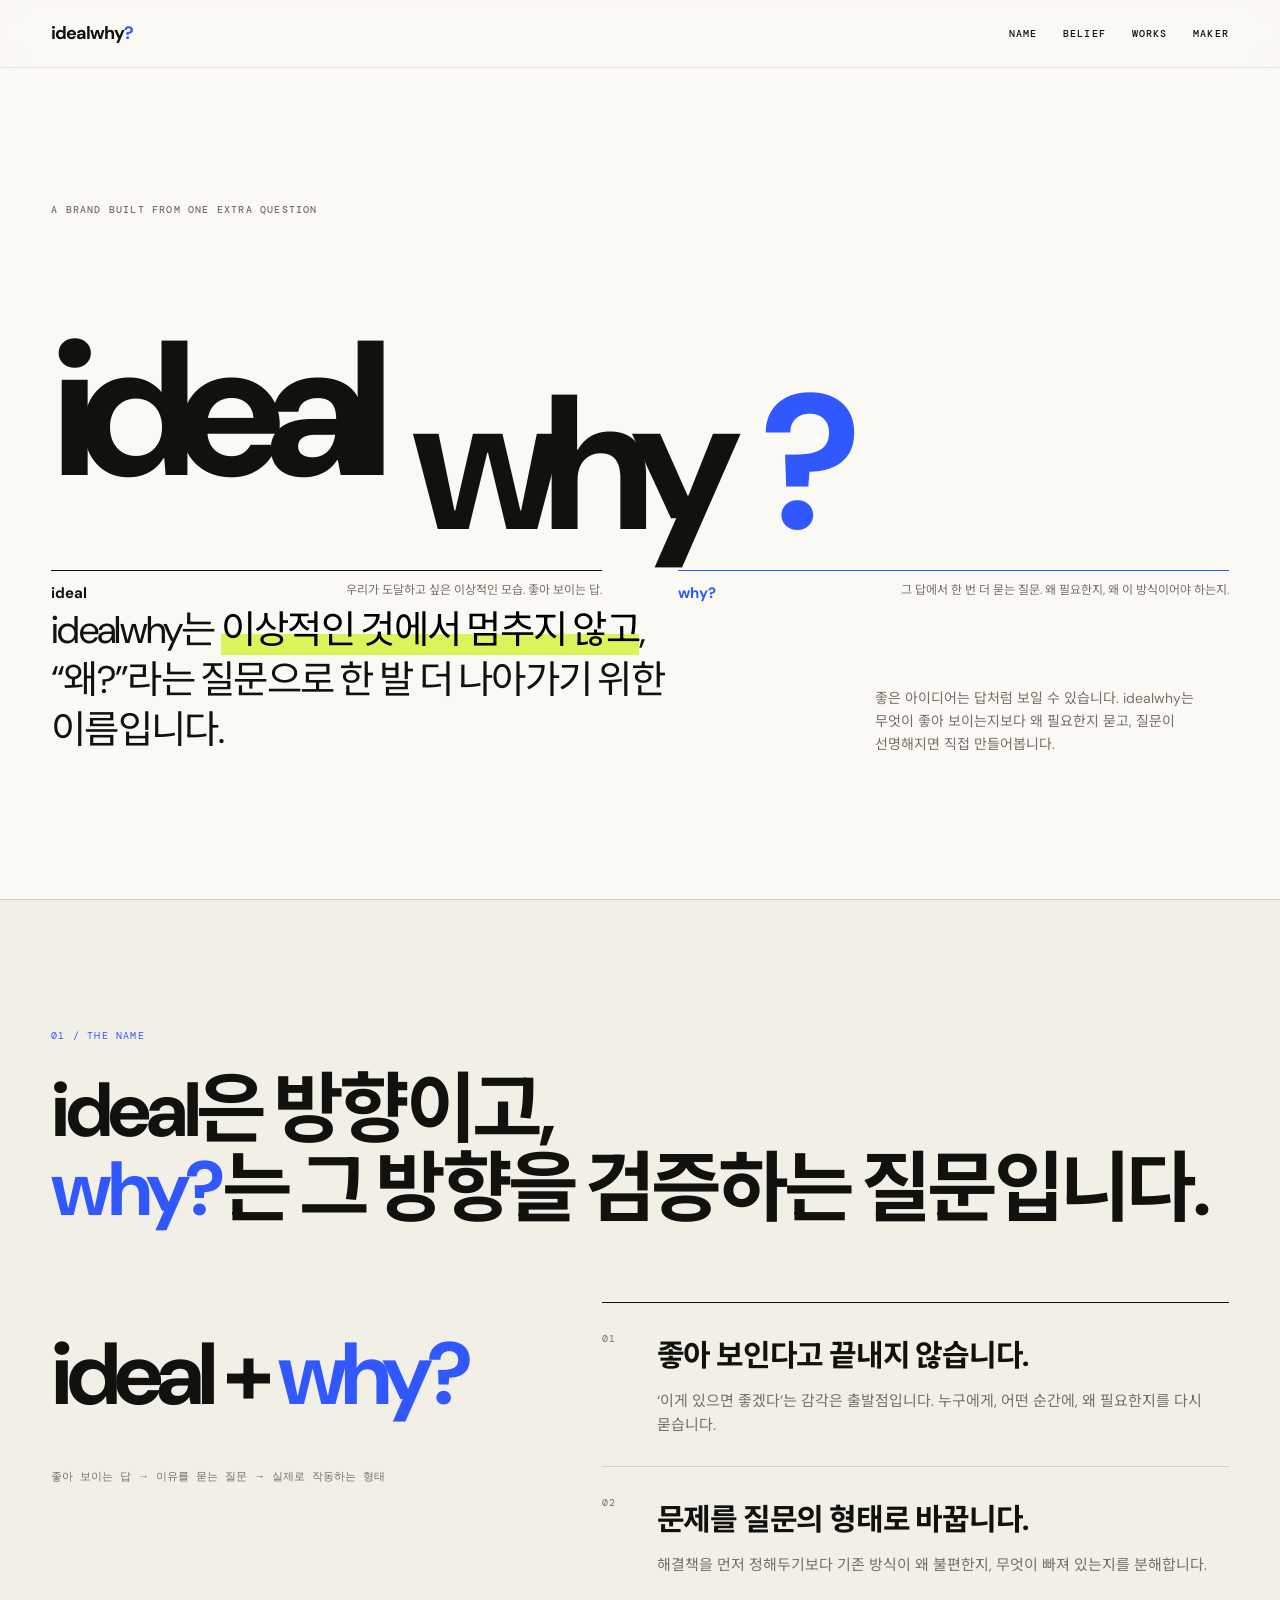
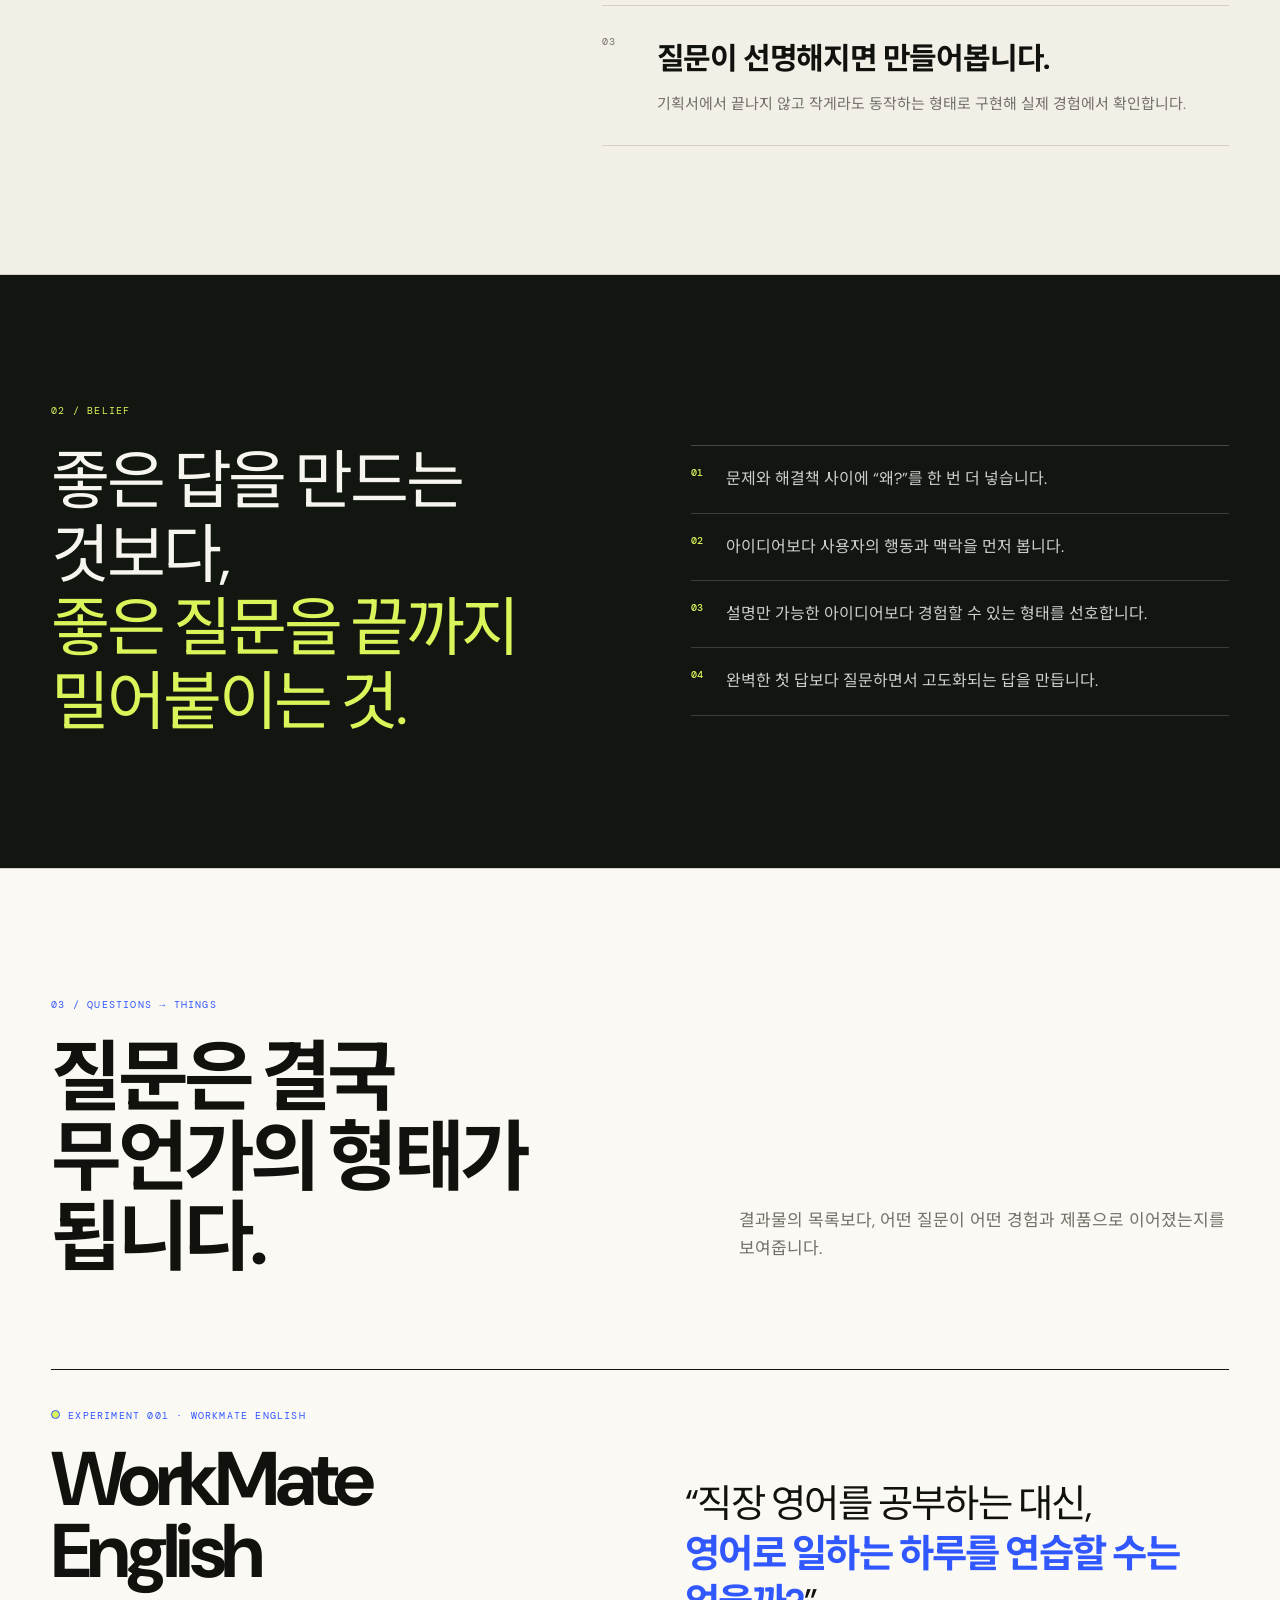
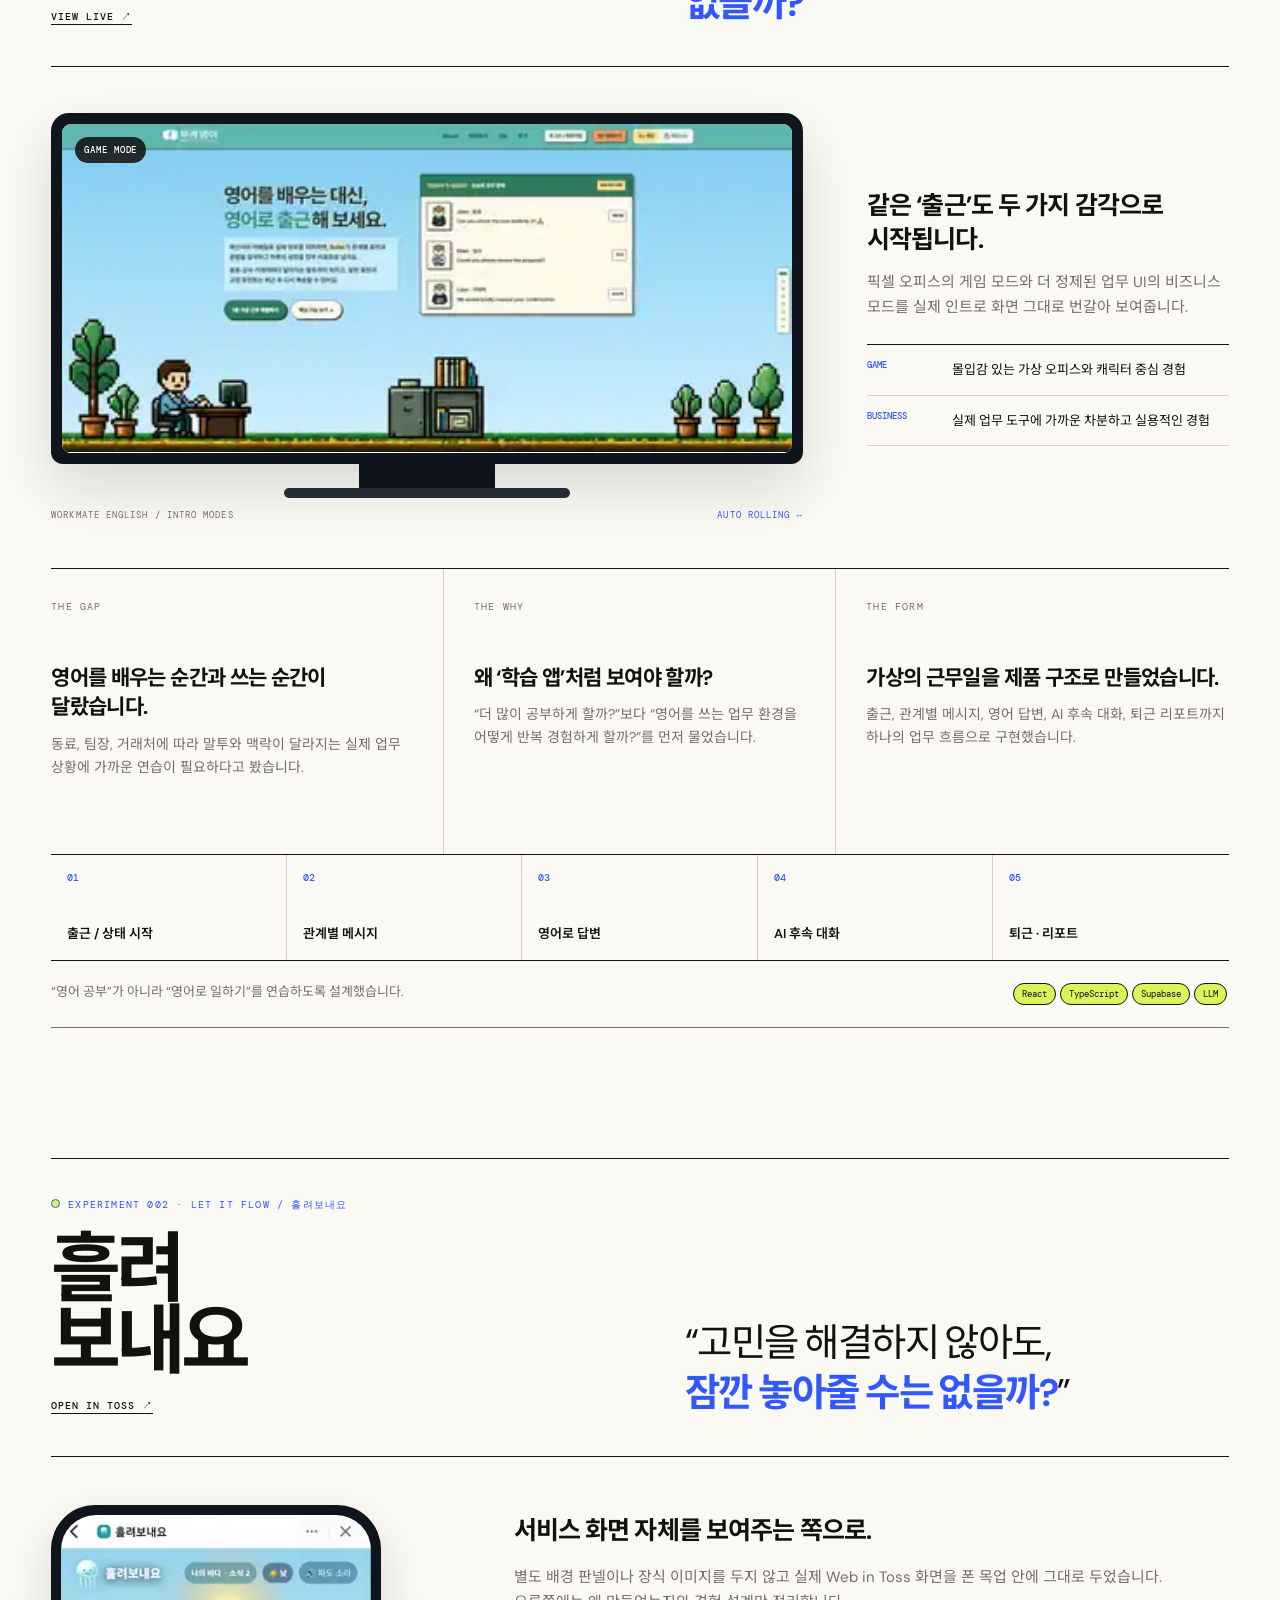
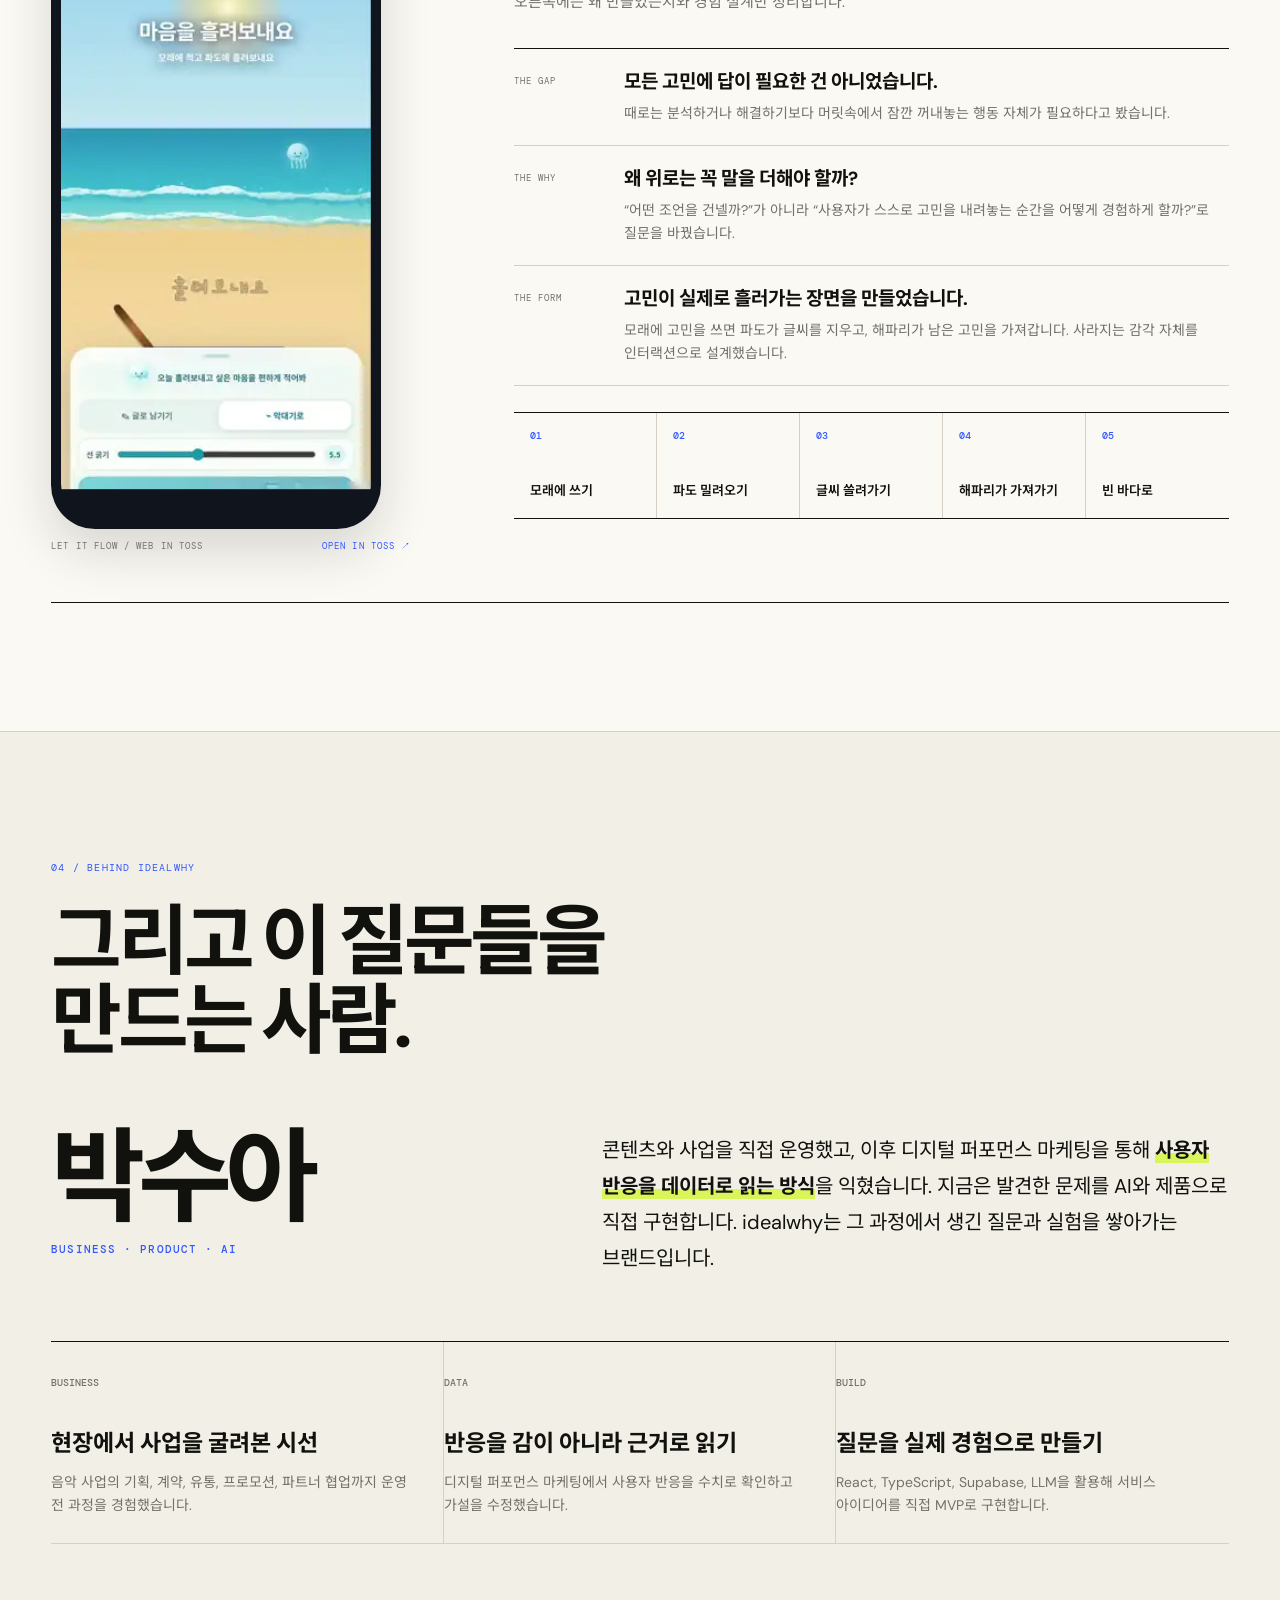
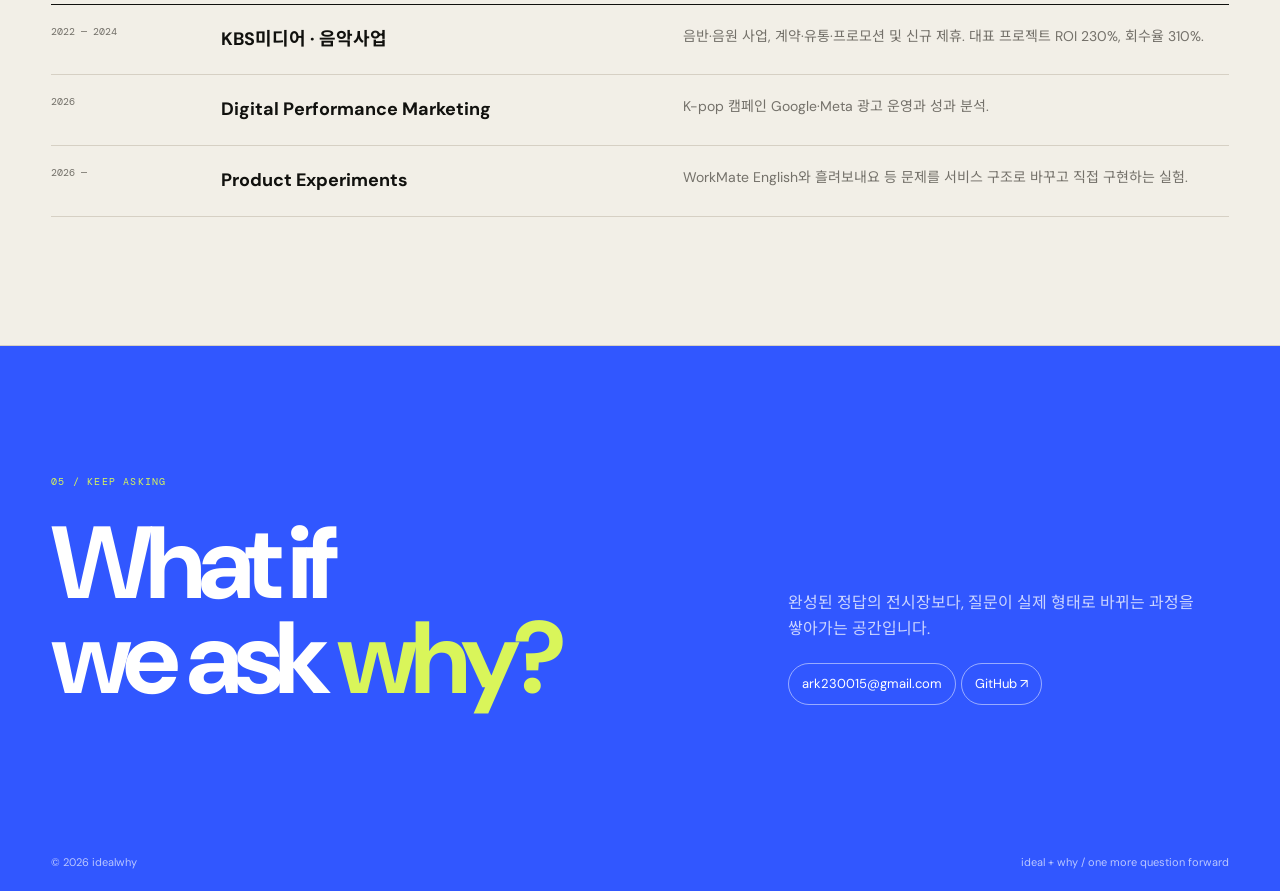
<file: base.html>
<!doctype html>
<html lang="ko">
<head>
<meta charset="utf-8">
<meta name="viewport" content="width=device-width,initial-scale=1">
<meta name="description" content="idealwhy — 이상적인 답에서 멈추지 않고, 왜?라는 질문으로 한 발 더 나아가는 브랜드.">
<title>idealwhy — ideal + why</title>
<link rel="preconnect" href="https://fonts.googleapis.com">
<link rel="preconnect" href="https://fonts.gstatic.com" crossorigin>
<link href="https://fonts.googleapis.com/css2?family=DM+Mono:wght@400;500&family=DM+Sans:wght@400;600;700&family=Noto+Sans+KR:wght@400;500;600;700&display=swap" rel="stylesheet">
<style>
:root{--bg:#f2efe7;--paper:#fbf9f4;--ink:#11110e;--muted:#74716a;--line:#d6d0c4;--blue:#3157ff;--acid:#d9f55a;--dark:#111610;--max:1280px}*{box-sizing:border-box}html{scroll-behavior:smooth}body{margin:0;background:var(--bg);color:var(--ink);font-family:"DM Sans","Noto Sans KR",sans-serif;line-height:1.65;word-break:keep-all}a{color:inherit;text-decoration:none}img{display:block;max-width:100%}.wrap{width:min(calc(100% - 8vw),var(--max));margin:auto}.mono,.label,.tag,.num,.caption{font-family:"DM Mono",monospace;text-transform:uppercase;letter-spacing:.12em}.nav{position:fixed;z-index:30;top:0;left:0;right:0;height:68px;background:#fbf9f4de;backdrop-filter:blur(14px);border-bottom:1px solid #11110e16}.nav .wrap{height:100%;display:flex;align-items:center;justify-content:space-between}.logo{font-size:18px;font-weight:700;letter-spacing:-.06em}.logo i{font-style:normal;color:var(--blue)}.navlinks{display:flex;gap:26px;font:500 10px "DM Mono";letter-spacing:.11em;text-transform:uppercase}.hero{min-height:100svh;padding:68px 0 52px;background:var(--paper);border-bottom:1px solid var(--line);display:flex}.hero .wrap{display:grid;grid-template-rows:auto 1fr auto}.kicker{padding-top:44px;color:var(--muted);font:500 10px "DM Mono";letter-spacing:.12em;text-transform:uppercase}.stage{align-self:center;position:relative;min-height:390px;display:flex;align-items:center}.brand{display:flex;align-items:baseline;font-size:clamp(82px,15vw,195px);font-weight:700;line-height:.8;letter-spacing:-.1em;animation:split 1s .85s cubic-bezier(.2,.8,.2,1) forwards}.why{animation:drop 1s .85s cubic-bezier(.2,.8,.2,1) forwards}.q{color:var(--blue);opacity:0;animation:q .55s 1.65s forwards}.meaning{position:absolute;bottom:0;width:100%;display:grid;grid-template-columns:1fr 1fr;gap:6vw;opacity:0;animation:fade .7s 1.85s forwards}.meaning div{border-top:1px solid;padding-top:10px;display:flex;justify-content:space-between;gap:18px;font-size:12px}.meaning div:last-child{border-color:var(--blue)}.meaning b{font-size:15px}.meaning div:last-child b{color:var(--blue)}.meaning span{color:var(--muted);text-align:right;max-width:390px}.herofoot{display:grid;grid-template-columns:1.35fr .65fr;gap:7vw;align-items:end}.statement{font-size:clamp(25px,3vw,42px);line-height:1.3;letter-spacing:-.045em;margin:0}.statement mark{background:linear-gradient(transparent 58%,var(--acid) 58%)}.side{margin:0;color:var(--muted);font-size:14px}@keyframes split{to{gap:.2em}}@keyframes drop{to{transform:translateY(.28em)}}@keyframes q{to{opacity:1;transform:translateY(.28em)}}@keyframes fade{to{opacity:1}}section{padding:clamp(90px,10vw,140px) 0;border-bottom:1px solid var(--line)}.label{font-size:10px;color:var(--blue);margin-bottom:26px}.title{font-size:clamp(42px,6vw,80px);line-height:1.04;letter-spacing:-.06em;margin:0}.lead{max-width:720px;color:var(--muted);font-size:17px}.namegrid{margin-top:72px;display:grid;grid-template-columns:5fr 7fr;gap:8vw}.equation{font-size:clamp(48px,7vw,88px);font-weight:700;letter-spacing:-.075em;position:sticky;top:110px}.equation span{color:var(--blue)}.equation small{display:block;font:400 11px/1.7 "DM Mono";color:var(--muted);letter-spacing:0;margin-top:20px}.principles{border-top:1px solid}.principle{display:grid;grid-template-columns:55px 1fr;padding:28px 0;border-bottom:1px solid var(--line)}.principle .num{font-size:10px;color:var(--muted)}.principle h3{font-size:30px;margin:0 0 8px;letter-spacing:-.04em}.principle p{margin:0;color:var(--muted);font-size:15px}.belief{background:var(--dark);color:#f6f5ef}.belief .label{color:var(--acid)}.beliefgrid{display:grid;grid-template-columns:1fr 1fr;gap:8vw}.manifest{font-size:clamp(36px,5vw,64px);line-height:1.15;letter-spacing:-.05em;margin:0}.manifest em{font-style:normal;color:var(--acid)}.rules{border-top:1px solid #ffffff38}.rule{padding:20px 0;border-bottom:1px solid #ffffff2d;display:grid;grid-template-columns:35px 1fr}.rule b{color:var(--acid);font:500 10px "DM Mono"}.rule span{color:#ffffffc8}.works{background:var(--paper)}.workshead{display:grid;grid-template-columns:1.1fr .9fr;gap:7vw;align-items:end}.work{margin-top:90px;border-top:1px solid}.work+.work{margin-top:130px}.workhead{display:grid;grid-template-columns:1fr 1fr;gap:7vw;padding:38px 0;border-bottom:1px solid;align-items:end}.tag{font-size:10px;color:var(--blue);margin-bottom:20px}.tag:before{content:"";display:inline-block;width:7px;height:7px;border:1px solid;border-radius:50%;background:var(--acid);margin-right:8px}.work h3{font-size:clamp(45px,6vw,76px);line-height:.95;letter-spacing:-.065em;margin:0}.workq{font-size:clamp(24px,3vw,39px);line-height:1.28;letter-spacing:-.04em;margin:0}.workq strong{color:var(--blue)}.link{display:inline-block;margin-top:21px;font:500 10px "DM Mono";letter-spacing:.1em;text-transform:uppercase;border-bottom:1px solid}.monitor-showcase{display:grid;grid-template-columns:minmax(0,1.35fr) minmax(290px,.65fr);gap:clamp(36px,5vw,70px);align-items:center;padding:46px 0;border-bottom:1px solid}.monitor{width:100%}.monitor-shell{padding:11px;background:#10151d;border-radius:18px 18px 12px 12px;box-shadow:0 24px 58px #11110e24}.monitor-screen{overflow:hidden;background:#fff;border-radius:9px;aspect-ratio:2.22/1}.monitor-track{display:flex;width:200%;height:100%;animation:roll 9s cubic-bezier(.65,0,.35,1) infinite}.screen{position:relative;flex:0 0 50%;width:50%;height:100%;background:#fff}.screen img{width:100%;height:100%;object-fit:contain}.modepill{position:absolute;top:13px;left:13px;padding:7px 9px;background:#11110edb;color:#fff;border-radius:999px;font:500 9px "DM Mono";letter-spacing:.1em}.monitor-neck{width:18%;height:24px;margin:auto;background:#10151d}.monitor-base{width:38%;height:10px;margin:auto;background:#252c35;border-radius:999px}.caption{display:flex;justify-content:space-between;margin-top:10px;color:var(--muted);font-size:9px}.caption span:last-child{color:var(--blue)}@keyframes roll{0%,42%{transform:translateX(0)}50%,92%{transform:translateX(-50%)}100%{transform:translateX(0)}}.showcopy h4{font-size:25px;line-height:1.35;letter-spacing:-.035em;margin:0 0 13px}.showcopy p{font-size:15px;color:var(--muted);margin:0}.showcopy .mini{margin-top:25px;border-top:1px solid}.mini div{display:grid;grid-template-columns:70px 1fr;gap:15px;padding:14px 0;border-bottom:1px solid var(--line);font-size:13px}.mini b{font:500 9px "DM Mono";color:var(--blue)}.workbody{display:grid;grid-template-columns:repeat(3,1fr);border-bottom:1px solid}.cell{min-height:285px;padding:30px;border-right:1px solid var(--line)}.cell:first-child{padding-left:0}.cell:last-child{border-right:0;padding-right:0}.cell .num{font-size:10px;color:var(--muted);margin-bottom:48px}.cell h4{font-size:21px;line-height:1.4;margin:0 0 10px;letter-spacing:-.03em}.cell p{font-size:14px;color:var(--muted);margin:0}.flowbar{display:grid;grid-template-columns:repeat(5,1fr);border-bottom:1px solid}.step{min-height:105px;padding:16px;border-right:1px solid var(--line);display:flex;flex-direction:column;justify-content:space-between}.step:last-child{border:0}.step b{font:500 10px "DM Mono";color:var(--blue)}.step span{font-size:13px;font-weight:600}.foot{padding:20px 0;border-bottom:1px solid;display:grid;grid-template-columns:1.3fr .7fr;gap:25px;font-size:13px;color:var(--muted)}.chips{text-align:right}.chips span{display:inline-block;padding:4px 8px;margin:2px;border:1px solid var(--ink);border-radius:20px;background:var(--acid);color:var(--ink);font:400 9px "DM Mono"}.flow-showcase{display:grid;grid-template-columns:minmax(270px,360px) minmax(0,1fr);gap:clamp(50px,8vw,110px);padding:48px 0;border-bottom:1px solid;align-items:start}.phonewrap{position:sticky;top:105px}.phone{width:min(330px,100%);padding:10px;background:#10151d;border-radius:44px;box-shadow:0 22px 50px #11110e26}.phone img{width:100%;height:auto;border-radius:35px}.flowcopy{padding-top:5px}.flowcopy h4{font-size:25px;margin:0 0 14px;letter-spacing:-.035em}.flowcopy>p{font-size:15px;color:var(--muted);margin:0;max-width:680px}.notes{margin-top:34px;border-top:1px solid}.note{display:grid;grid-template-columns:90px 1fr;gap:20px;padding:20px 0;border-bottom:1px solid var(--line)}.note .num{font-size:9px;color:var(--muted);padding-top:5px}.note h5{font-size:19px;line-height:1.4;margin:0 0 6px}.note p{font-size:14px;color:var(--muted);margin:0}.makergrid{margin-top:70px;display:grid;grid-template-columns:5fr 7fr;gap:8vw}.makername{font-size:clamp(58px,8vw,104px);line-height:.9;letter-spacing:-.07em;margin:0}.role{font:500 11px "DM Mono";letter-spacing:.1em;text-transform:uppercase;color:var(--blue);margin-top:18px}.makercopy{font-size:20px;line-height:1.8;margin:0}.makercopy strong{background:linear-gradient(transparent 63%,var(--acid) 63%)}.traits{display:grid;grid-template-columns:repeat(3,1fr);margin-top:65px;border-top:1px solid}.trait{padding:26px 28px 26px 0;border-right:1px solid var(--line);border-bottom:1px solid var(--line)}.trait:last-child{border-right:0}.trait small{font:500 10px "DM Mono";text-transform:uppercase;color:var(--muted)}.trait h4{font-size:23px;margin:30px 0 8px}.trait p{font-size:14px;color:var(--muted);margin:0}.evidence{margin-top:60px;border-top:1px solid}.erow{display:grid;grid-template-columns:145px 1fr 1.25fr;gap:25px;padding:20px 0;border-bottom:1px solid var(--line)}.erow time{font:400 10px "DM Mono";color:var(--muted)}.erow h5{font-size:18px;margin:0}.erow p{font-size:14px;color:var(--muted);margin:0}.contact{background:var(--blue);color:#fff;border:0}.contactgrid{display:grid;grid-template-columns:1.2fr .8fr;gap:6vw;align-items:end}.contact h2{font-size:clamp(54px,8vw,110px);line-height:.92;letter-spacing:-.07em;margin:0}.contact h2 span{color:var(--acid)}.contact p{color:#ffffffbd}.contact a{display:inline-block;border:1px solid #ffffff80;border-radius:30px;padding:9px 13px;margin:5px 5px 0 0;font-size:13px}footer{background:var(--blue);color:#ffffffaa;padding:20px 4vw;font-size:11px;display:flex;justify-content:space-between}.reveal{opacity:0;transform:translateY(20px);transition:.7s}.reveal.in{opacity:1;transform:none}@media(max-width:850px){.navlinks{display:none}.wrap{width:min(calc(100% - 30px),var(--max))}.stage{display:block;padding-top:90px;min-height:330px}.meaning{position:relative;grid-template-columns:1fr;margin-top:90px}.herofoot,.namegrid,.beliefgrid,.workshead,.workhead,.makergrid,.contactgrid,.monitor-showcase,.flow-showcase{grid-template-columns:1fr}.equation,.phonewrap{position:static}.workbody{grid-template-columns:1fr}.cell,.cell:first-child,.cell:last-child{padding:25px 0;border-right:0;border-bottom:1px solid var(--line);min-height:0}.flowbar{grid-template-columns:1fr 1fr}.foot{grid-template-columns:1fr}.chips{text-align:left}.traits{grid-template-columns:1fr}.trait{border-right:0;padding:25px 0}.erow{grid-template-columns:1fr;gap:5px}.phone{margin:auto}.showcopy{max-width:700px}}@media(max-width:540px){section{padding:80px 0}.brand{font-size:20vw}.flowbar{grid-template-columns:1fr}.step{border-right:0;border-bottom:1px solid var(--line)}.caption{display:block}.caption span{display:block;margin-top:3px}.phone{width:min(300px,90%)}footer{display:block}footer span{display:block;margin-top:5px}}@media(prefers-reduced-motion:reduce){*{animation:none!important;transition:none!important}.meaning,.q{opacity:1}.why{transform:translateY(.28em)}.brand{gap:.2em}.reveal{opacity:1;transform:none}}
</style>
</head>
<body>
<nav class="nav"><div class="wrap"><a class="logo" href="#top">idealwhy<i>?</i></a><div class="navlinks"><a href="#name">name</a><a href="#belief">belief</a><a href="#works">works</a><a href="#maker">maker</a></div></div></nav>
<main id="top">
<header class="hero"><div class="wrap"><div class="kicker">A brand built from one extra question</div><div class="stage"><div class="brand"><span>ideal</span><span class="why">why</span><span class="q">?</span></div><div class="meaning"><div><b>ideal</b><span>우리가 도달하고 싶은 이상적인 모습. 좋아 보이는 답.</span></div><div><b>why?</b><span>그 답에서 한 번 더 묻는 질문. 왜 필요한지, 왜 이 방식이어야 하는지.</span></div></div></div><div class="herofoot"><p class="statement">idealwhy는 <mark>이상적인 것에서 멈추지 않고</mark>,<br>“왜?”라는 질문으로 한 발 더 나아가기 위한 이름입니다.</p><p class="side">좋은 아이디어는 답처럼 보일 수 있습니다. idealwhy는 무엇이 좋아 보이는지보다 왜 필요한지 묻고, 질문이 선명해지면 직접 만들어봅니다.</p></div></div></header>
<section id="name"><div class="wrap"><div class="label reveal">01 / THE NAME</div><h2 class="title reveal">ideal은 방향이고,<br><span style="color:var(--blue)">why?</span>는 그 방향을 검증하는 질문입니다.</h2><div class="namegrid"><div class="equation reveal">ideal + <span>why?</span><small>좋아 보이는 답 → 이유를 묻는 질문 → 실제로 작동하는 형태</small></div><div class="principles"><div class="principle reveal"><div class="num">01</div><div><h3>좋아 보인다고 끝내지 않습니다.</h3><p>‘이게 있으면 좋겠다’는 감각은 출발점입니다. 누구에게, 어떤 순간에, 왜 필요한지를 다시 묻습니다.</p></div></div><div class="principle reveal"><div class="num">02</div><div><h3>문제를 질문의 형태로 바꿉니다.</h3><p>해결책을 먼저 정해두기보다 기존 방식이 왜 불편한지, 무엇이 빠져 있는지를 분해합니다.</p></div></div><div class="principle reveal"><div class="num">03</div><div><h3>질문이 선명해지면 만들어봅니다.</h3><p>기획서에서 끝나지 않고 작게라도 동작하는 형태로 구현해 실제 경험에서 확인합니다.</p></div></div></div></div></div></section>
<section class="belief" id="belief"><div class="wrap"><div class="label reveal">02 / BELIEF</div><div class="beliefgrid"><p class="manifest reveal">좋은 답을 만드는 것보다,<br><em>좋은 질문을 끝까지 밀어붙이는 것.</em></p><div class="rules reveal"><div class="rule"><b>01</b><span>문제와 해결책 사이에 “왜?”를 한 번 더 넣습니다.</span></div><div class="rule"><b>02</b><span>아이디어보다 사용자의 행동과 맥락을 먼저 봅니다.</span></div><div class="rule"><b>03</b><span>설명만 가능한 아이디어보다 경험할 수 있는 형태를 선호합니다.</span></div><div class="rule"><b>04</b><span>완벽한 첫 답보다 질문하면서 고도화되는 답을 만듭니다.</span></div></div></div></div></section>
<section class="works" id="works"><div class="wrap"><div class="label reveal">03 / QUESTIONS → THINGS</div><div class="workshead"><h2 class="title reveal">질문은 결국<br>무언가의 형태가 됩니다.</h2><p class="lead reveal">결과물의 목록보다, 어떤 질문이 어떤 경험과 제품으로 이어졌는지를 보여줍니다.</p></div>
<article class="work reveal"><div class="workhead"><div><div class="tag">Experiment 001 · WorkMate English</div><h3>WorkMate<br>English</h3><a class="link" href="https://www.enmate.co.kr" target="_blank" rel="noreferrer">View live ↗</a></div><p class="workq">“직장 영어를 공부하는 대신,<br><strong>영어로 일하는 하루를 연습할 수는 없을까?</strong>”</p></div><div class="monitor-showcase"><a href="https://www.enmate.co.kr" target="_blank" rel="noreferrer"><div class="monitor"><div class="monitor-shell"><div class="monitor-screen"><div class="monitor-track"><div class="screen"><img src="assets/workmate-game.webp" alt="WorkMate English 게임 모드 인트로"><span class="modepill">GAME MODE</span></div><div class="screen"><img src="assets/workmate-business.webp" alt="WorkMate English 비즈니스 모드 인트로"><span class="modepill">BUSINESS MODE</span></div></div></div></div><div class="monitor-neck"></div><div class="monitor-base"></div><div class="caption"><span>WORKMATE ENGLISH / INTRO MODES</span><span>AUTO ROLLING ↔</span></div></div></a><div class="showcopy"><h4>같은 ‘출근’도 두 가지 감각으로 시작됩니다.</h4><p>픽셀 오피스의 게임 모드와 더 정제된 업무 UI의 비즈니스 모드를 실제 인트로 화면 그대로 번갈아 보여줍니다.</p><div class="mini"><div><b>GAME</b><span>몰입감 있는 가상 오피스와 캐릭터 중심 경험</span></div><div><b>BUSINESS</b><span>실제 업무 도구에 가까운 차분하고 실용적인 경험</span></div></div></div></div><div class="workbody"><div class="cell"><div class="num">THE GAP</div><h4>영어를 배우는 순간과 쓰는 순간이 달랐습니다.</h4><p>동료, 팀장, 거래처에 따라 말투와 맥락이 달라지는 실제 업무 상황에 가까운 연습이 필요하다고 봤습니다.</p></div><div class="cell"><div class="num">THE WHY</div><h4>왜 ‘학습 앱’처럼 보여야 할까?</h4><p>“더 많이 공부하게 할까?”보다 “영어를 쓰는 업무 환경을 어떻게 반복 경험하게 할까?”를 먼저 물었습니다.</p></div><div class="cell"><div class="num">THE FORM</div><h4>가상의 근무일을 제품 구조로 만들었습니다.</h4><p>출근, 관계별 메시지, 영어 답변, AI 후속 대화, 퇴근 리포트까지 하나의 업무 흐름으로 구현했습니다.</p></div></div><div class="flowbar"><div class="step"><b>01</b><span>출근 / 상태 시작</span></div><div class="step"><b>02</b><span>관계별 메시지</span></div><div class="step"><b>03</b><span>영어로 답변</span></div><div class="step"><b>04</b><span>AI 후속 대화</span></div><div class="step"><b>05</b><span>퇴근 · 리포트</span></div></div><div class="foot"><span>“영어 공부”가 아니라 “영어로 일하기”를 연습하도록 설계했습니다.</span><div class="chips"><span>React</span><span>TypeScript</span><span>Supabase</span><span>LLM</span></div></div></article>
<article class="work reveal"><div class="workhead"><div><div class="tag">Experiment 002 · Let It Flow / 흘려보내요</div><h3>흘려<br>보내요</h3><a class="link" href="intoss://let-it-flow">Open in Toss ↗</a></div><p class="workq">“고민을 해결하지 않아도,<br><strong>잠깐 놓아줄 수는 없을까?</strong>”</p></div><div class="flow-showcase"><a class="phonewrap" href="intoss://let-it-flow"><div class="phone"><img src="assets/let-it-flow.webp" alt="흘려보내요 실제 Web in Toss 화면"></div><div class="caption"><span>LET IT FLOW / WEB IN TOSS</span><span>OPEN IN TOSS ↗</span></div></a><div class="flowcopy"><h4>서비스 화면 자체를 보여주는 쪽으로.</h4><p>별도 배경 판넬이나 장식 이미지를 두지 않고 실제 Web in Toss 화면을 폰 목업 안에 그대로 두었습니다. 오른쪽에는 왜 만들었는지와 경험 설계만 정리합니다.</p><div class="notes"><div class="note"><div class="num">THE GAP</div><div><h5>모든 고민에 답이 필요한 건 아니었습니다.</h5><p>때로는 분석하거나 해결하기보다 머릿속에서 잠깐 꺼내놓는 행동 자체가 필요하다고 봤습니다.</p></div></div><div class="note"><div class="num">THE WHY</div><div><h5>왜 위로는 꼭 말을 더해야 할까?</h5><p>“어떤 조언을 건넬까?”가 아니라 “사용자가 스스로 고민을 내려놓는 순간을 어떻게 경험하게 할까?”로 질문을 바꿨습니다.</p></div></div><div class="note"><div class="num">THE FORM</div><div><h5>고민이 실제로 흘러가는 장면을 만들었습니다.</h5><p>모래에 고민을 쓰면 파도가 글씨를 지우고, 해파리가 남은 고민을 가져갑니다. 사라지는 감각 자체를 인터랙션으로 설계했습니다.</p></div></div></div><div class="flowbar" style="margin-top:26px;border-top:1px solid"><div class="step"><b>01</b><span>모래에 쓰기</span></div><div class="step"><b>02</b><span>파도 밀려오기</span></div><div class="step"><b>03</b><span>글씨 쓸려가기</span></div><div class="step"><b>04</b><span>해파리가 가져가기</span></div><div class="step"><b>05</b><span>빈 바다로</span></div></div></div></div></article></div></section>
<section id="maker"><div class="wrap"><div class="label reveal">04 / BEHIND IDEALWHY</div><h2 class="title reveal">그리고 이 질문들을<br>만드는 사람.</h2><div class="makergrid"><div class="reveal"><h3 class="makername">박수아</h3><div class="role">Business · Product · AI</div></div><p class="makercopy reveal">콘텐츠와 사업을 직접 운영했고, 이후 디지털 퍼포먼스 마케팅을 통해 <strong>사용자 반응을 데이터로 읽는 방식</strong>을 익혔습니다. 지금은 발견한 문제를 AI와 제품으로 직접 구현합니다. idealwhy는 그 과정에서 생긴 질문과 실험을 쌓아가는 브랜드입니다.</p></div><div class="traits"><div class="trait reveal"><small>Business</small><h4>현장에서 사업을 굴려본 시선</h4><p>음악 사업의 기획, 계약, 유통, 프로모션, 파트너 협업까지 운영 전 과정을 경험했습니다.</p></div><div class="trait reveal"><small>Data</small><h4>반응을 감이 아니라 근거로 읽기</h4><p>디지털 퍼포먼스 마케팅에서 사용자 반응을 수치로 확인하고 가설을 수정했습니다.</p></div><div class="trait reveal"><small>Build</small><h4>질문을 실제 경험으로 만들기</h4><p>React, TypeScript, Supabase, LLM을 활용해 서비스 아이디어를 직접 MVP로 구현합니다.</p></div></div><div class="evidence reveal"><div class="erow"><time>2022 — 2024</time><h5>KBS미디어 · 음악사업</h5><p>음반·음원 사업, 계약·유통·프로모션 및 신규 제휴. 대표 프로젝트 ROI 230%, 회수율 310%.</p></div><div class="erow"><time>2026</time><h5>Digital Performance Marketing</h5><p>K-pop 캠페인 Google·Meta 광고 운영과 성과 분석.</p></div><div class="erow"><time>2026 —</time><h5>Product Experiments</h5><p>WorkMate English와 흘려보내요 등 문제를 서비스 구조로 바꾸고 직접 구현하는 실험.</p></div></div></div></section>
<section class="contact"><div class="wrap contactgrid"><div><div class="label" style="color:var(--acid)">05 / KEEP ASKING</div><h2>What if<br>we ask <span>why?</span></h2></div><div><p>완성된 정답의 전시장보다, 질문이 실제 형태로 바뀌는 과정을 쌓아가는 공간입니다.</p><a href="mailto:ark230015@gmail.com">ark230015@gmail.com</a><a href="https://github.com/ark-netizen" target="_blank" rel="noreferrer">GitHub ↗</a></div></div></section>
</main><footer><span>© 2026 idealwhy</span><span>ideal + why / one more question forward</span></footer><script>const o=new IntersectionObserver(es=>es.forEach(e=>{if(e.isIntersecting){e.target.classList.add('in');o.unobserve(e.target)}}),{threshold:.12});document.querySelectorAll('.reveal').forEach(e=>o.observe(e));</script></body></html>
</file>
<file: style-monitor-fix.css>
.monitor-showcase{grid-template-columns:minmax(0,560px) minmax(300px,1fr)!important;gap:clamp(36px,5vw,64px)!important;align-items:center!important}.monitor{width:min(100%,560px)!important;margin:0!important}.monitor-shell{padding:8px!important;background:#10151d!important;border-radius:15px 15px 10px 10px!important;box-shadow:0 20px 46px #11110e22!important}.monitor-screen{position:relative!important;display:block!important;overflow:hidden!important;background:#fff!important;border-radius:7px!important;aspect-ratio:1899/854!important;height:auto!important}.monitor-track{position:relative!important;display:block!important;width:100%!important;height:100%!important;transform:none!important;animation:none!important}.screen{position:absolute!important;inset:0!important;width:100%!important;height:100%!important;display:block!important;background:#fff!important;opacity:0!important;transform:translateX(100%)!important;transition:transform .58s cubic-bezier(.22,.8,.2,1),opacity .4s ease!important;pointer-events:none!important}.screen.active{opacity:1!important;transform:translateX(0)!important;pointer-events:auto!important;z-index:2!important}.screen.exit-left{opacity:0!important;transform:translateX(-100%)!important;z-index:1!important}.screen img{display:block!important;width:100%!important;height:100%!important;max-width:none!important;max-height:none!important;object-fit:contain!important;object-position:center center!important}.monitor-neck{width:15%!important;height:16px!important;margin:auto!important;background:#10151d!important}.monitor-base{width:32%!important;height:7px!important;margin:0 auto!important;background:#252c35!important;border-radius:999px!important}@media(max-width:850px){.monitor-showcase{grid-template-columns:1fr!important}.monitor{width:min(100%,560px)!important;margin:0 auto!important}}@media(max-width:540px){.monitor{width:100%!important}.monitor-shell{padding:6px!important}.monitor-neck{height:13px!important}}@media(prefers-reduced-motion:reduce){.screen{transition:none!important}}
</file>
<file: hero-glitch.css>
/* Glitch effect intentionally disabled. Keep the wordmark clean. */
.logo::before,
.logo::after,
.logo i::after,
.brand::before,
.brand::after,
.brand .why::before,
.brand .why::after,
.brand .q::after{
  content:none!important;
  display:none!important;
  animation:none!important;
  opacity:0!important;
}
.brand .q{
  filter:none!important;
  text-shadow:none!important;
}
</file>
